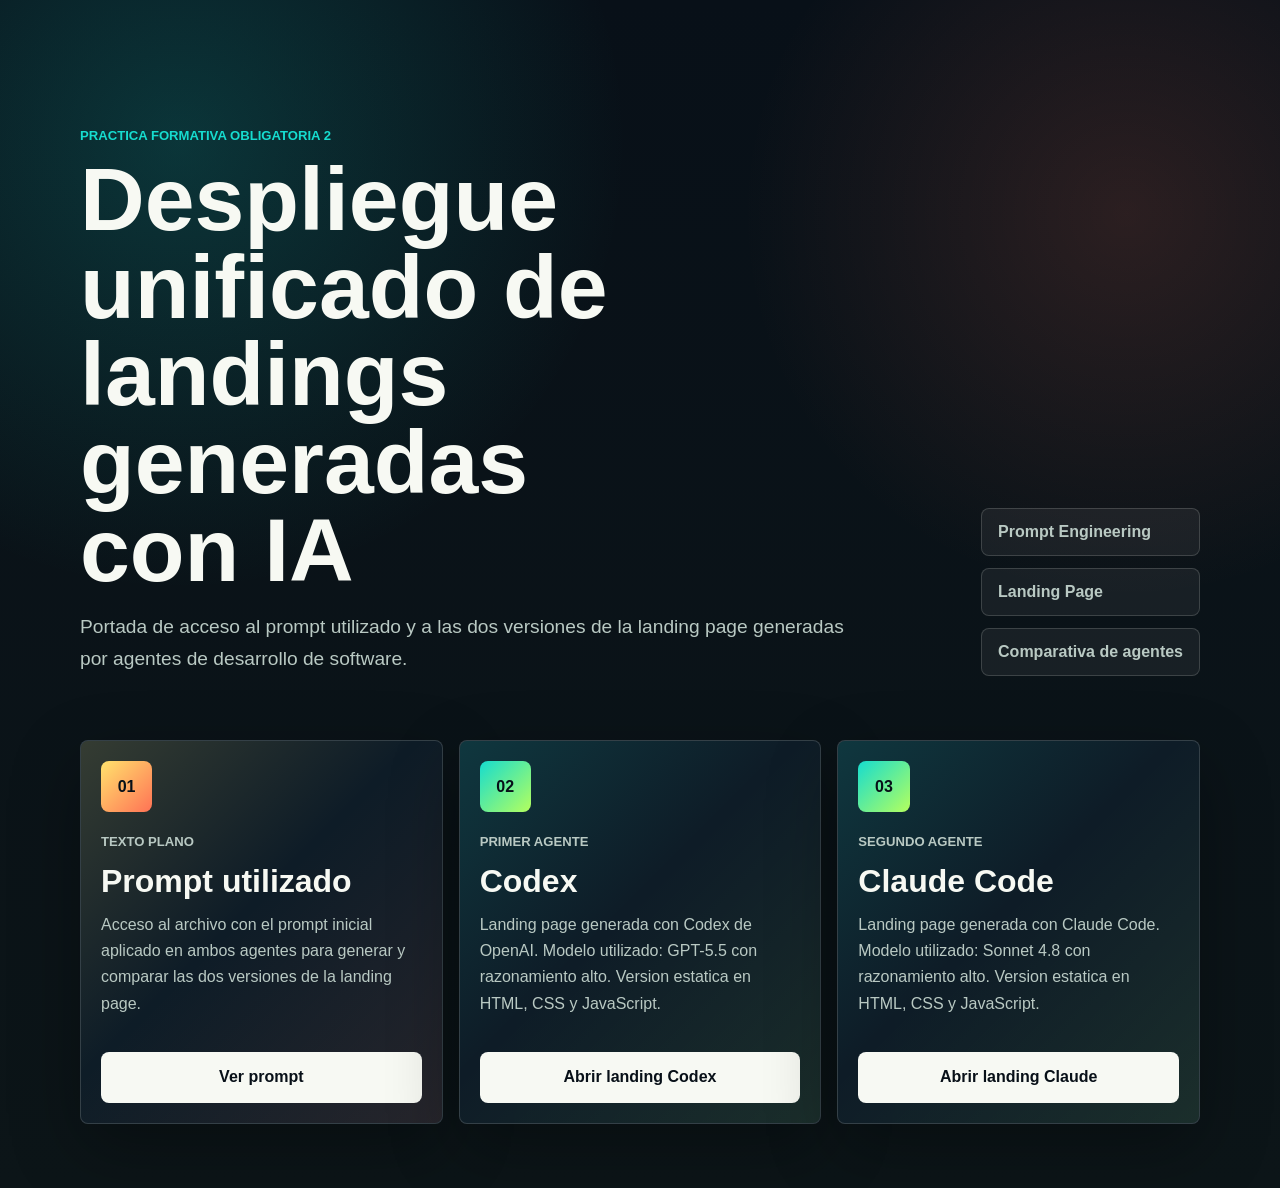
<file: index.html>
<!doctype html>
<html lang="es">
  <head>
    <meta charset="UTF-8" />
    <meta name="viewport" content="width=device-width, initial-scale=1.0" />
    <meta
      name="description"
      content="Portada de acceso al despliegue unificado de la PFO2: prompt utilizado y landings generadas con Codex y Claude Code."
    />
    <title>PFO2 | Despliegue unificado</title>
    <link rel="stylesheet" href="styles.css" />
  </head>
  <body>
    <main class="page-shell">
      <section class="hero" aria-labelledby="page-title">
        <div class="hero__content">
          <p class="eyebrow">Practica Formativa Obligatoria 2</p>
          <h1 id="page-title">Despliegue unificado de landings generadas con IA</h1>
          <p class="hero__lead">
            Portada de acceso al prompt utilizado y a las dos versiones de la landing page generadas por agentes de
            desarrollo de software.
          </p>
        </div>

        <div class="hero__meta" aria-label="Resumen del trabajo">
          <span>Prompt Engineering</span>
          <span>Landing Page</span>
          <span>Comparativa de agentes</span>
        </div>
      </section>

      <section class="access-grid" aria-label="Accesos principales">
        <article class="access-card access-card--prompt">
          <div class="access-card__marker">01</div>
          <div class="access-card__body">
            <p class="card-kicker">Texto plano</p>
            <h2>Prompt utilizado</h2>
            <p>
              Acceso al archivo con el prompt inicial aplicado en ambos agentes para generar y comparar las dos
              versiones de la landing page.
            </p>
          </div>
          <a class="button" href="prompt.txt">Ver prompt</a>
        </article>

        <article class="access-card">
          <div class="access-card__marker">02</div>
          <div class="access-card__body">
            <p class="card-kicker">Primer agente</p>
            <h2>Codex</h2>
            <p>
              Landing page generada con Codex de OpenAI. Modelo utilizado: GPT-5.5 con razonamiento alto. Version
              estatica en HTML, CSS y JavaScript.
            </p>
          </div>
          <a class="button" href="Codex/index.html">Abrir landing Codex</a>
        </article>

        <article class="access-card">
          <div class="access-card__marker">03</div>
          <div class="access-card__body">
            <p class="card-kicker">Segundo agente</p>
            <h2>Claude Code</h2>
            <p>
              Landing page generada con Claude Code. Modelo utilizado: Sonnet 4.8 con razonamiento alto. Version
              estatica en HTML, CSS y JavaScript.
            </p>
          </div>
          <a class="button" href="Claude/espacio-gamer-landing/index.html">Abrir landing Claude</a>
        </article>
      </section>
    </main>
  </body>
</html>
</file>
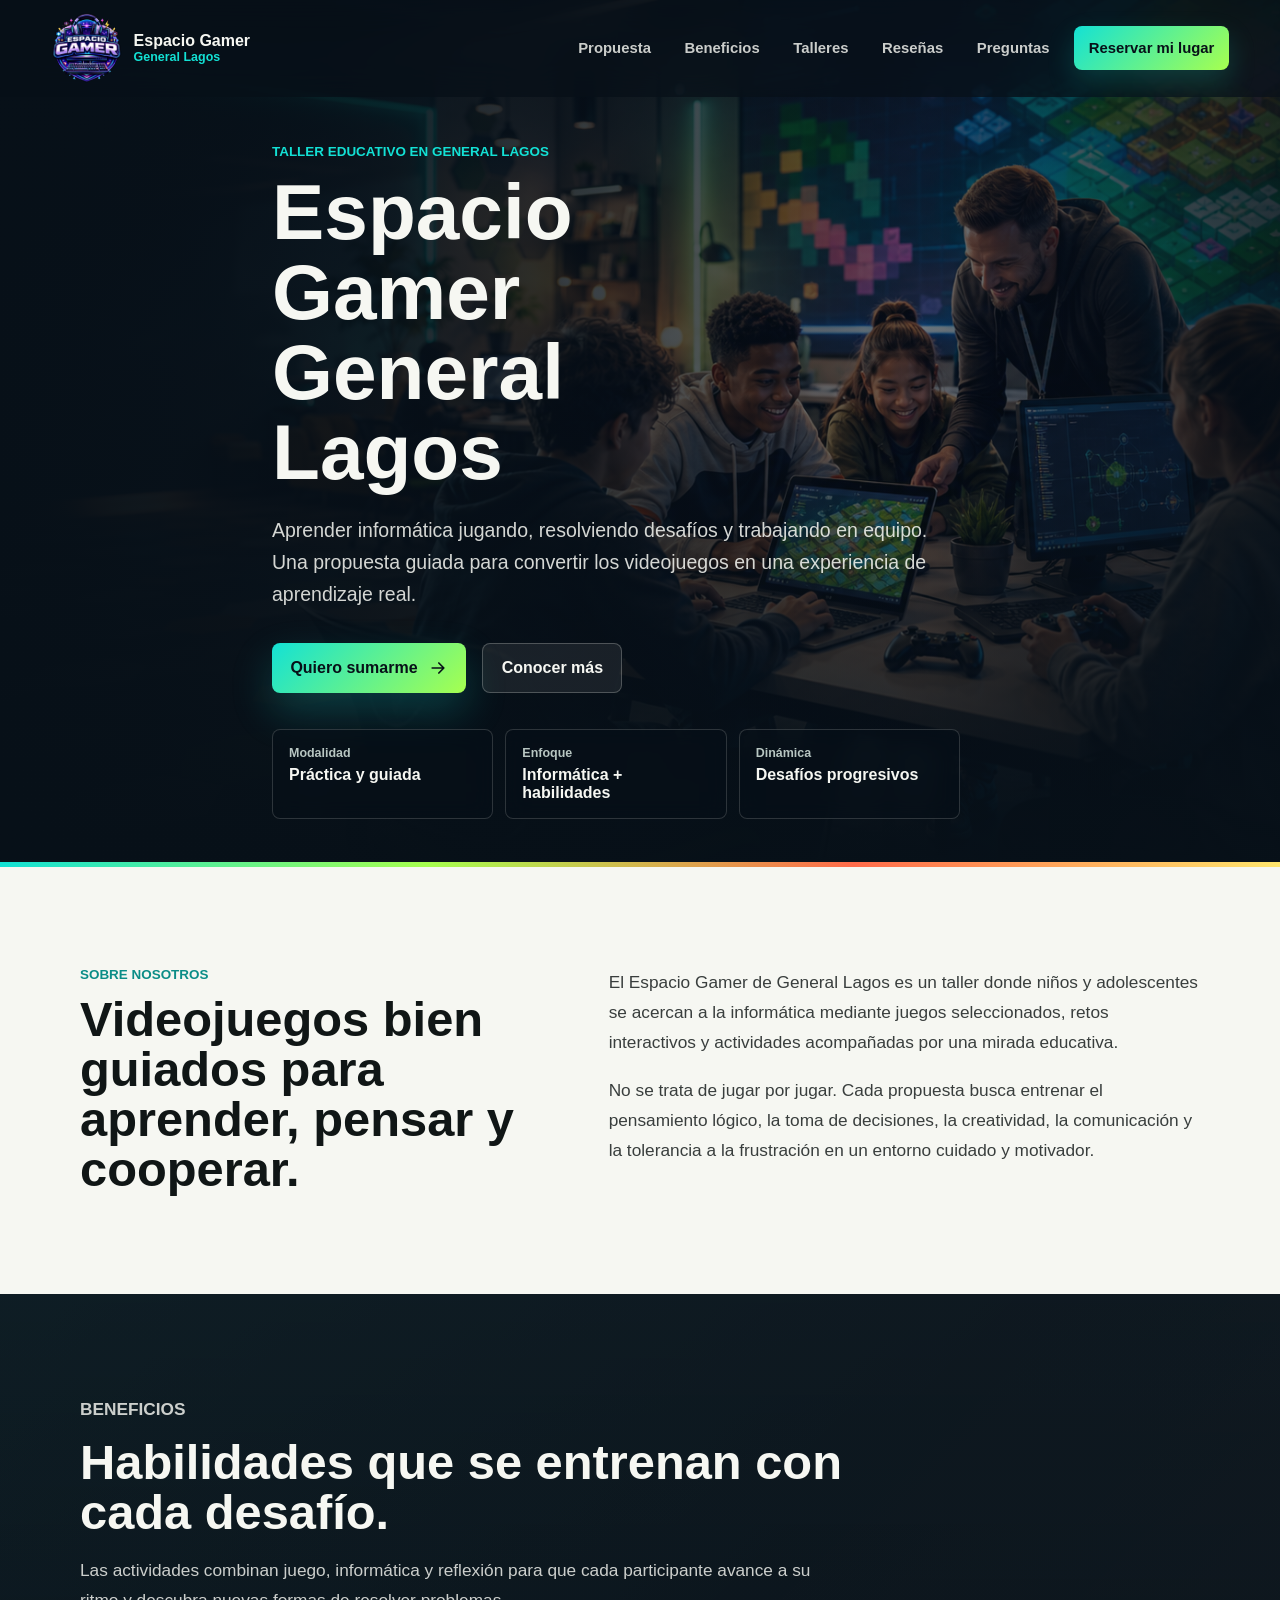
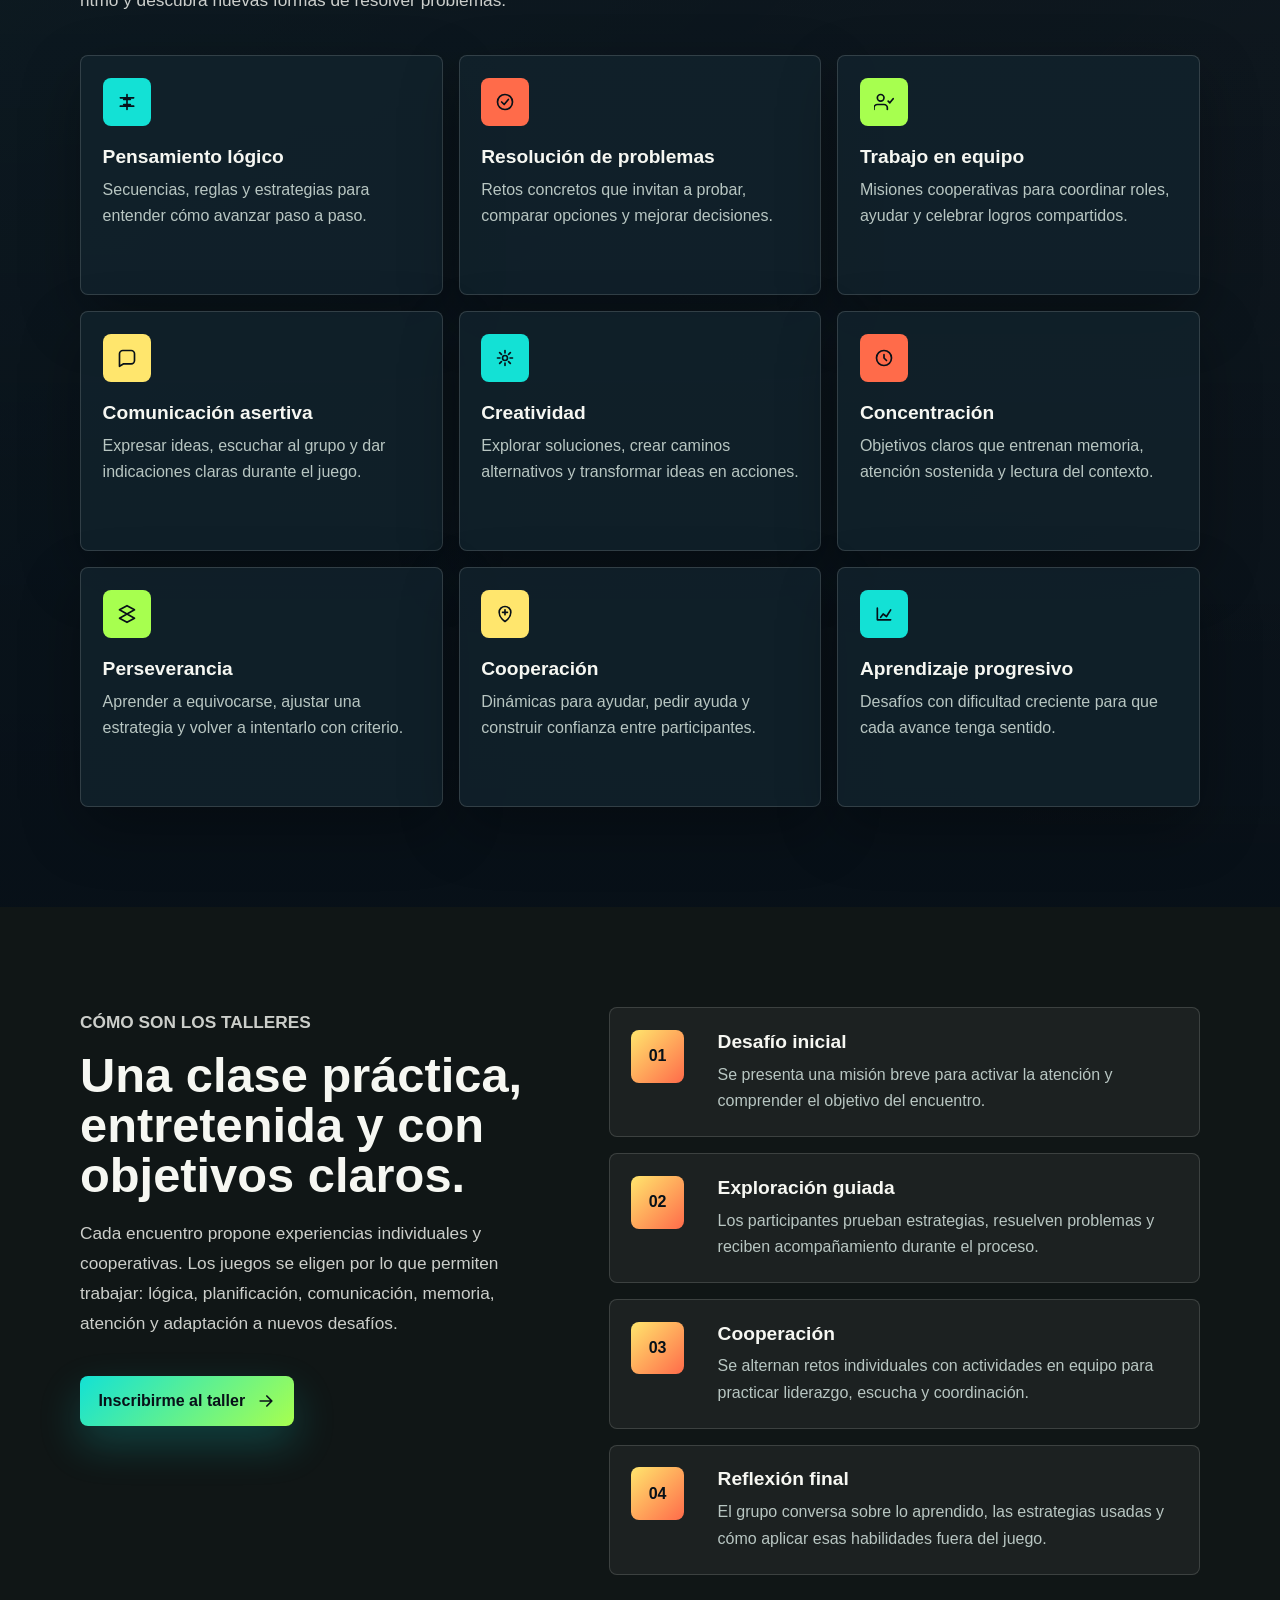
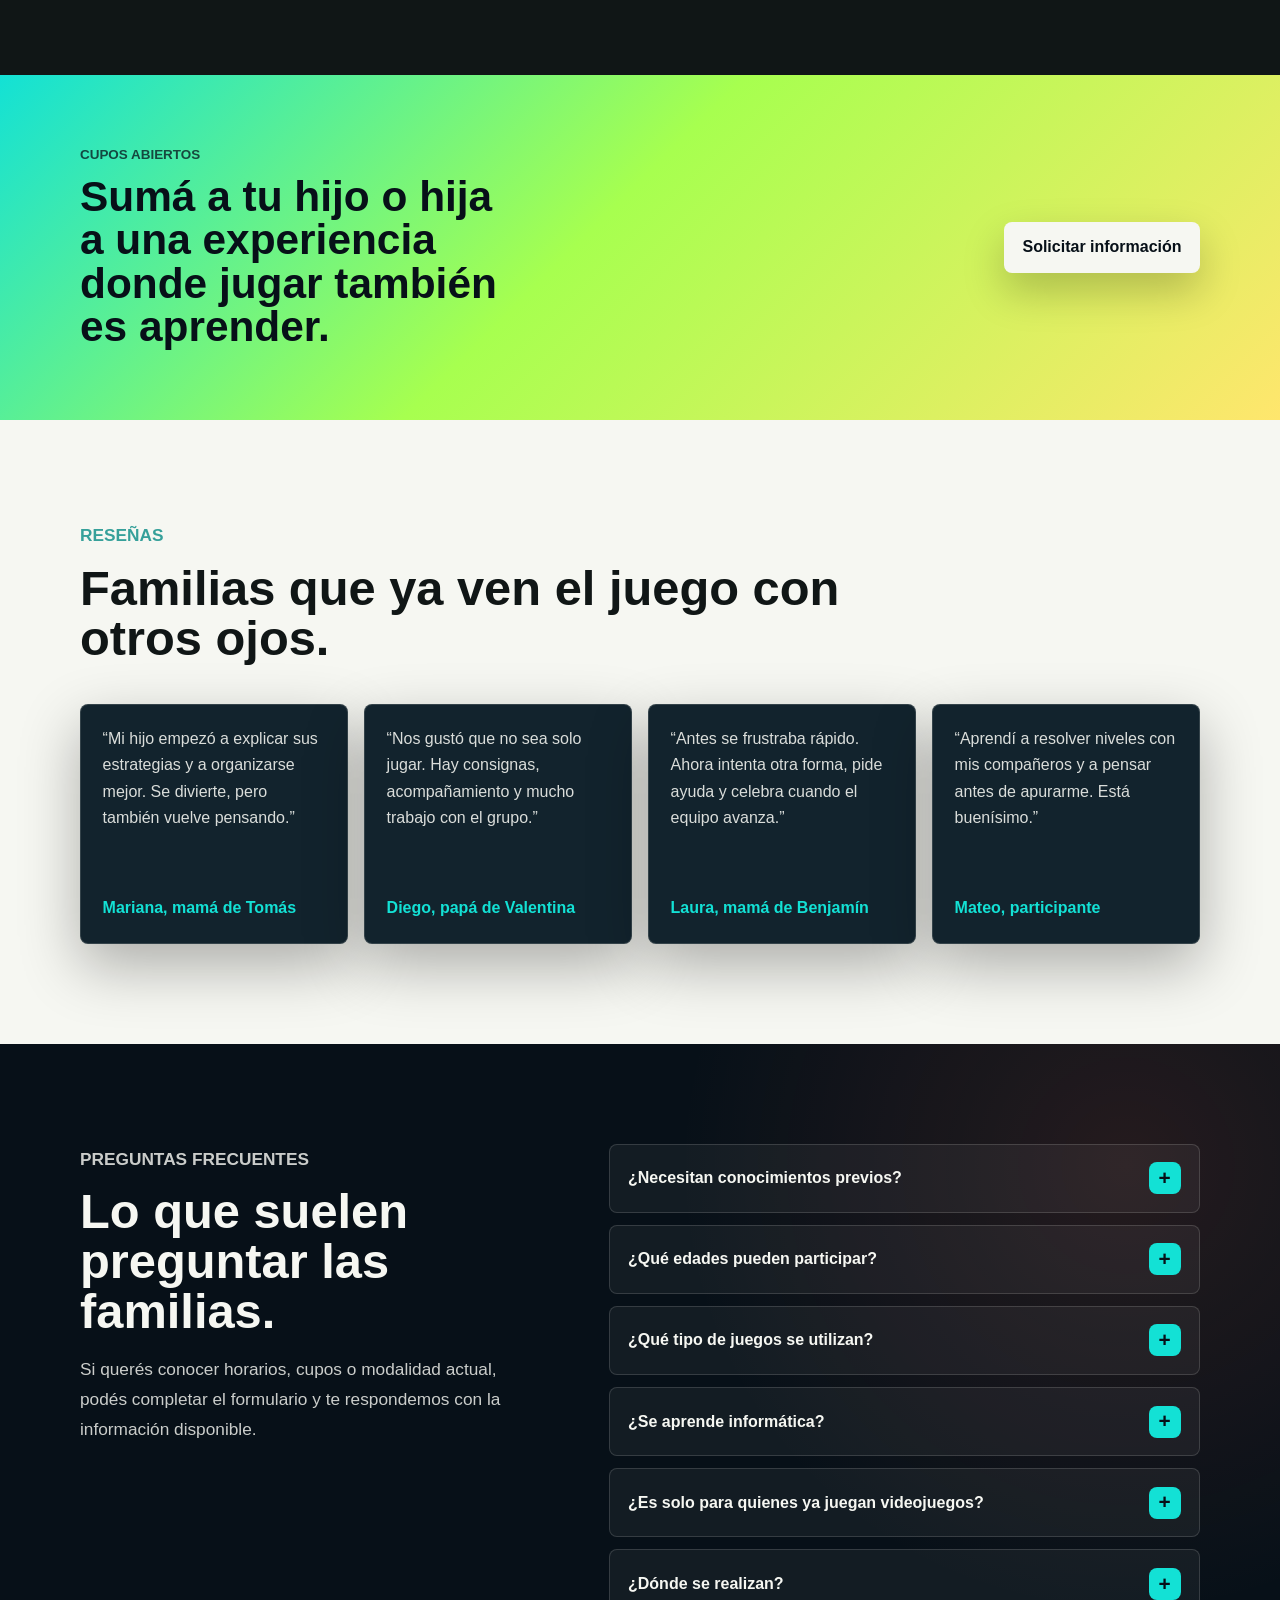
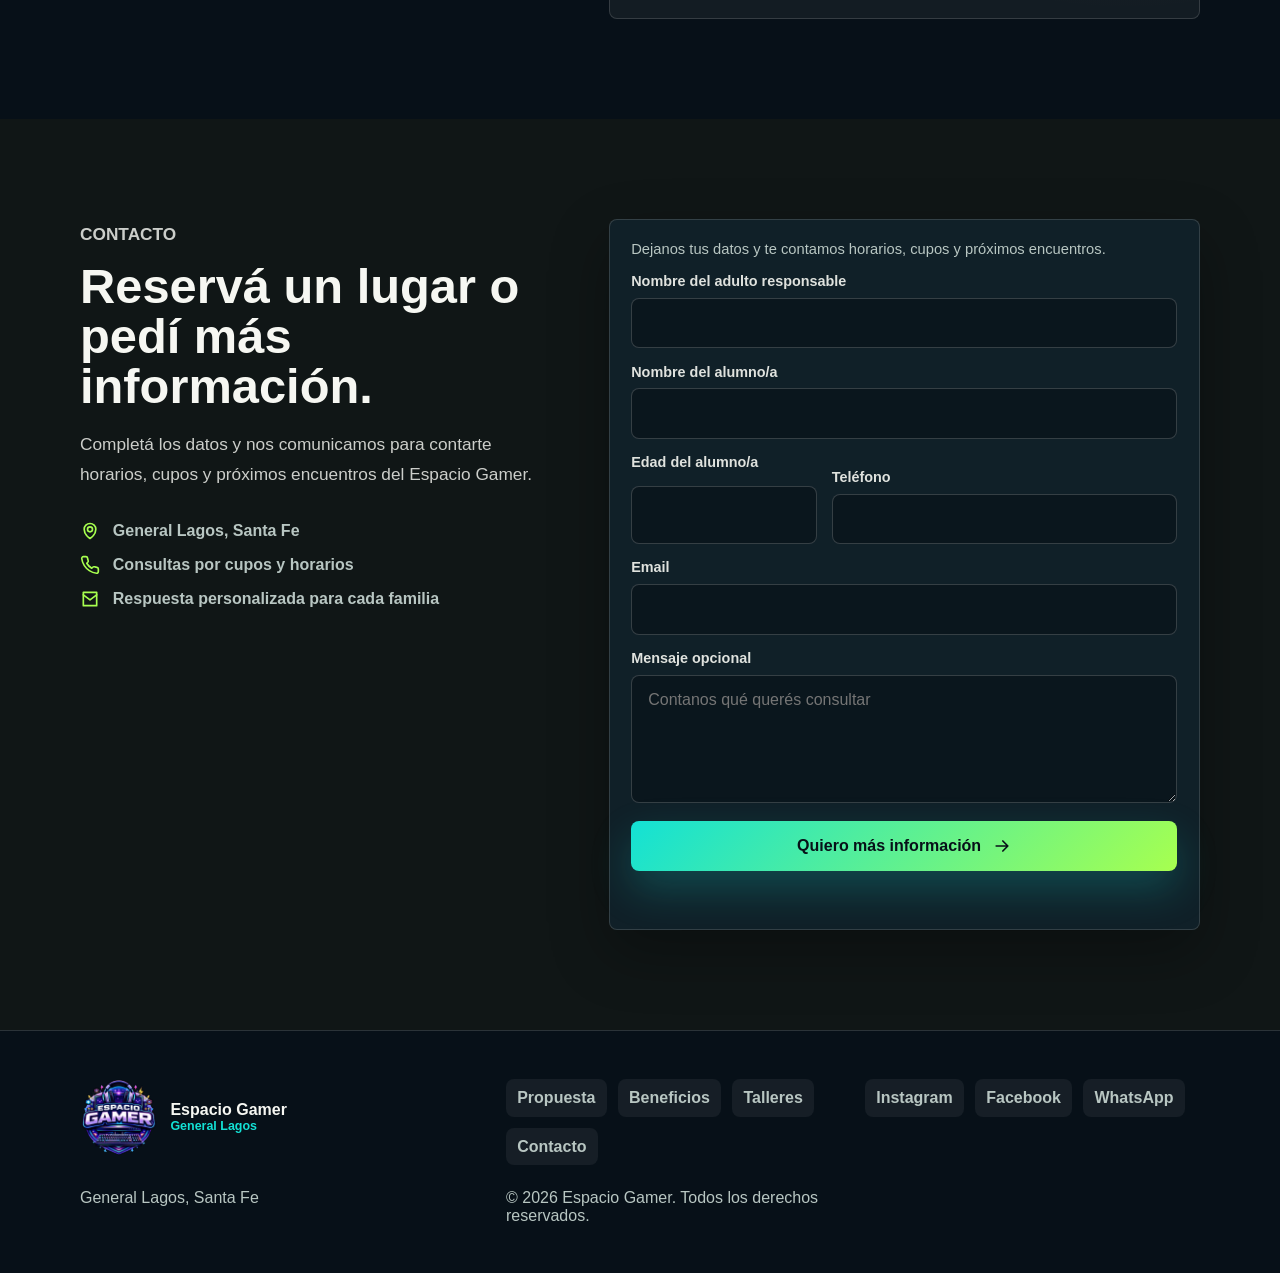
<file: Codex/index.html>
<!doctype html>
<html lang="es">
  <head>
    <meta charset="UTF-8" />
    <meta name="viewport" content="width=device-width, initial-scale=1.0" />
    <meta
      name="description"
      content="Espacio Gamer de General Lagos: talleres donde niños y adolescentes aprenden informática a través de videojuegos, desafíos interactivos y trabajo en equipo."
    />
    <title>Espacio Gamer General Lagos | Informática a través de videojuegos</title>
    <link rel="icon" href="assets/logo-espacio-gamer.svg" type="image/svg+xml" />
    <link rel="preload" href="assets/hero-espacio-gamer.png" as="image" />
    <link rel="stylesheet" href="styles.css" />
  </head>
  <body>
    <a class="skip-link" href="#contenido">Saltar al contenido</a>

    <header class="site-header" data-header>
      <a class="brand" href="#inicio" aria-label="Ir al inicio">
        <img src="assets/logo-espacio-gamer.svg" alt="Espacio Gamer General Lagos" class="brand__logo" />
        <span class="brand__wordmark" aria-hidden="true">
          <strong>Espacio Gamer</strong>
          <small>General Lagos</small>
        </span>
      </a>

      <button class="nav-toggle" type="button" aria-label="Abrir menú" aria-controls="site-nav" aria-expanded="false" data-nav-toggle>
        <span></span>
        <span></span>
        <span></span>
      </button>

      <nav class="site-nav" id="site-nav" aria-label="Navegación principal" data-nav>
        <a href="#propuesta">Propuesta</a>
        <a href="#beneficios">Beneficios</a>
        <a href="#talleres">Talleres</a>
        <a href="#resenas">Reseñas</a>
        <a href="#preguntas">Preguntas</a>
        <a href="#contacto" class="nav-cta">Reservar mi lugar</a>
      </nav>
    </header>

    <main id="contenido">
      <section class="hero section-anchor" id="inicio" aria-labelledby="hero-title">
        <img
          class="hero__image"
          src="assets/hero-espacio-gamer.png"
          alt="Estudiantes colaborando con computadoras y videojuegos educativos en un espacio tecnológico"
        />
        <div class="hero__overlay"></div>
        <div class="hero__content">
          <p class="eyebrow">Taller educativo en General Lagos</p>
          <h1 id="hero-title">Espacio Gamer General Lagos</h1>
          <p class="hero__lead">
            Aprender informática jugando, resolviendo desafíos y trabajando en equipo. Una propuesta guiada para convertir
            los videojuegos en una experiencia de aprendizaje real.
          </p>
          <div class="hero__actions" aria-label="Acciones principales">
            <a class="button button--primary" href="#contacto">
              Quiero sumarme
              <svg aria-hidden="true" viewBox="0 0 24 24">
                <path d="M5 12h14m-6-6 6 6-6 6" />
              </svg>
            </a>
            <a class="button button--secondary" href="#propuesta">Conocer más</a>
          </div>
          <dl class="hero__facts" aria-label="Datos destacados del taller">
            <div>
              <dt>Modalidad</dt>
              <dd>Práctica y guiada</dd>
            </div>
            <div>
              <dt>Enfoque</dt>
              <dd>Informática + habilidades</dd>
            </div>
            <div>
              <dt>Dinámica</dt>
              <dd>Desafíos progresivos</dd>
            </div>
          </dl>
        </div>
      </section>

      <section class="intro section-anchor" id="propuesta" aria-labelledby="propuesta-title">
        <div class="section-shell intro__grid">
          <div>
            <p class="section-kicker">Sobre nosotros</p>
            <h2 id="propuesta-title">Videojuegos bien guiados para aprender, pensar y cooperar.</h2>
          </div>
          <div class="intro__copy">
            <p>
              El Espacio Gamer de General Lagos es un taller donde niños y adolescentes se acercan a la informática
              mediante juegos seleccionados, retos interactivos y actividades acompañadas por una mirada educativa.
            </p>
            <p>
              No se trata de jugar por jugar. Cada propuesta busca entrenar el pensamiento lógico, la toma de decisiones,
              la creatividad, la comunicación y la tolerancia a la frustración en un entorno cuidado y motivador.
            </p>
          </div>
        </div>
      </section>

      <section class="benefits section-anchor" id="beneficios" aria-labelledby="beneficios-title">
        <div class="section-shell">
          <div class="section-heading">
            <p class="section-kicker">Beneficios</p>
            <h2 id="beneficios-title">Habilidades que se entrenan con cada desafío.</h2>
            <p>
              Las actividades combinan juego, informática y reflexión para que cada participante avance a su ritmo y
              descubra nuevas formas de resolver problemas.
            </p>
          </div>

          <div class="benefit-grid">
            <article class="benefit-card">
              <span class="icon-badge">
                <svg aria-hidden="true" viewBox="0 0 24 24"><path d="M8 9h8M8 15h8M12 3v18M4 7h16M4 17h16" /></svg>
              </span>
              <h3>Pensamiento lógico</h3>
              <p>Secuencias, reglas y estrategias para entender cómo avanzar paso a paso.</p>
            </article>
            <article class="benefit-card">
              <span class="icon-badge icon-badge--coral">
                <svg aria-hidden="true" viewBox="0 0 24 24"><path d="m8 12 3 3 5-6M21 12a9 9 0 1 1-18 0 9 9 0 0 1 18 0Z" /></svg>
              </span>
              <h3>Resolución de problemas</h3>
              <p>Retos concretos que invitan a probar, comparar opciones y mejorar decisiones.</p>
            </article>
            <article class="benefit-card">
              <span class="icon-badge icon-badge--lime">
                <svg aria-hidden="true" viewBox="0 0 24 24"><path d="M8 11a4 4 0 1 0 0-8 4 4 0 0 0 0 8Zm8 10v-2a4 4 0 0 0-4-4H4a4 4 0 0 0-4 4v2M17 11l2 2 4-5" /></svg>
              </span>
              <h3>Trabajo en equipo</h3>
              <p>Misiones cooperativas para coordinar roles, ayudar y celebrar logros compartidos.</p>
            </article>
            <article class="benefit-card">
              <span class="icon-badge icon-badge--yellow">
                <svg aria-hidden="true" viewBox="0 0 24 24"><path d="M21 15a4 4 0 0 1-4 4H8l-5 3V7a4 4 0 0 1 4-4h10a4 4 0 0 1 4 4v8Z" /></svg>
              </span>
              <h3>Comunicación asertiva</h3>
              <p>Expresar ideas, escuchar al grupo y dar indicaciones claras durante el juego.</p>
            </article>
            <article class="benefit-card">
              <span class="icon-badge">
                <svg aria-hidden="true" viewBox="0 0 24 24"><path d="M12 3v3M5.6 5.6l2.1 2.1M3 12h3m-.4 6.4 2.1-2.1M12 18v3m6.4-2.6-2.1-2.1M18 12h3m-2.6-6.4-2.1 2.1M9 12a3 3 0 1 0 6 0 3 3 0 0 0-6 0Z" /></svg>
              </span>
              <h3>Creatividad</h3>
              <p>Explorar soluciones, crear caminos alternativos y transformar ideas en acciones.</p>
            </article>
            <article class="benefit-card">
              <span class="icon-badge icon-badge--coral">
                <svg aria-hidden="true" viewBox="0 0 24 24"><path d="M12 8v4l3 3M21 12a9 9 0 1 1-18 0 9 9 0 0 1 18 0Z" /></svg>
              </span>
              <h3>Concentración</h3>
              <p>Objetivos claros que entrenan memoria, atención sostenida y lectura del contexto.</p>
            </article>
            <article class="benefit-card">
              <span class="icon-badge icon-badge--lime">
                <svg aria-hidden="true" viewBox="0 0 24 24"><path d="M12 2 3 7l9 5 9-5-9-5Zm0 10-9 5 9 5 9-5-9-5Z" /></svg>
              </span>
              <h3>Perseverancia</h3>
              <p>Aprender a equivocarse, ajustar una estrategia y volver a intentarlo con criterio.</p>
            </article>
            <article class="benefit-card">
              <span class="icon-badge icon-badge--yellow">
                <svg aria-hidden="true" viewBox="0 0 24 24"><path d="M12 21s-7-4.4-7-11a7 7 0 0 1 14 0c0 6.6-7 11-7 11Z" /><path d="M9 10h6M12 7v6" /></svg>
              </span>
              <h3>Cooperación</h3>
              <p>Dinámicas para ayudar, pedir ayuda y construir confianza entre participantes.</p>
            </article>
            <article class="benefit-card">
              <span class="icon-badge">
                <svg aria-hidden="true" viewBox="0 0 24 24"><path d="M4 19V5m0 14h16M8 16l3-4 4 3 5-8" /></svg>
              </span>
              <h3>Aprendizaje progresivo</h3>
              <p>Desafíos con dificultad creciente para que cada avance tenga sentido.</p>
            </article>
          </div>
        </div>
      </section>

      <section class="workshops section-anchor" id="talleres" aria-labelledby="talleres-title">
        <div class="section-shell workshops__grid">
          <div class="workshops__intro">
            <p class="section-kicker">Cómo son los talleres</p>
            <h2 id="talleres-title">Una clase práctica, entretenida y con objetivos claros.</h2>
            <p>
              Cada encuentro propone experiencias individuales y cooperativas. Los juegos se eligen por lo que permiten
              trabajar: lógica, planificación, comunicación, memoria, atención y adaptación a nuevos desafíos.
            </p>
            <a class="button button--primary" href="#contacto">
              Inscribirme al taller
              <svg aria-hidden="true" viewBox="0 0 24 24">
                <path d="M5 12h14m-6-6 6 6-6 6" />
              </svg>
            </a>
          </div>

          <ol class="timeline" aria-label="Dinámica de una clase">
            <li>
              <span>01</span>
              <div>
                <h3>Desafío inicial</h3>
                <p>Se presenta una misión breve para activar la atención y comprender el objetivo del encuentro.</p>
              </div>
            </li>
            <li>
              <span>02</span>
              <div>
                <h3>Exploración guiada</h3>
                <p>Los participantes prueban estrategias, resuelven problemas y reciben acompañamiento durante el proceso.</p>
              </div>
            </li>
            <li>
              <span>03</span>
              <div>
                <h3>Cooperación</h3>
                <p>Se alternan retos individuales con actividades en equipo para practicar liderazgo, escucha y coordinación.</p>
              </div>
            </li>
            <li>
              <span>04</span>
              <div>
                <h3>Reflexión final</h3>
                <p>El grupo conversa sobre lo aprendido, las estrategias usadas y cómo aplicar esas habilidades fuera del juego.</p>
              </div>
            </li>
          </ol>
        </div>
      </section>

      <section class="cta-band" aria-labelledby="cta-title">
        <div class="section-shell cta-band__content">
          <div>
            <p class="section-kicker">Cupos abiertos</p>
            <h2 id="cta-title">Sumá a tu hijo o hija a una experiencia donde jugar también es aprender.</h2>
          </div>
          <a class="button button--light" href="#contacto">Solicitar información</a>
        </div>
      </section>

      <section class="reviews section-anchor" id="resenas" aria-labelledby="resenas-title">
        <div class="section-shell">
          <div class="section-heading">
            <p class="section-kicker">Reseñas</p>
            <h2 id="resenas-title">Familias que ya ven el juego con otros ojos.</h2>
          </div>

          <div class="review-grid">
            <article class="review-card">
              <p>“Mi hijo empezó a explicar sus estrategias y a organizarse mejor. Se divierte, pero también vuelve pensando.”</p>
              <footer>Mariana, mamá de Tomás</footer>
            </article>
            <article class="review-card">
              <p>“Nos gustó que no sea solo jugar. Hay consignas, acompañamiento y mucho trabajo con el grupo.”</p>
              <footer>Diego, papá de Valentina</footer>
            </article>
            <article class="review-card">
              <p>“Antes se frustraba rápido. Ahora intenta otra forma, pide ayuda y celebra cuando el equipo avanza.”</p>
              <footer>Laura, mamá de Benjamín</footer>
            </article>
            <article class="review-card">
              <p>“Aprendí a resolver niveles con mis compañeros y a pensar antes de apurarme. Está buenísimo.”</p>
              <footer>Mateo, participante</footer>
            </article>
          </div>
        </div>
      </section>

      <section class="faq section-anchor" id="preguntas" aria-labelledby="preguntas-title">
        <div class="section-shell faq__grid">
          <div>
            <p class="section-kicker">Preguntas frecuentes</p>
            <h2 id="preguntas-title">Lo que suelen preguntar las familias.</h2>
            <p>
              Si querés conocer horarios, cupos o modalidad actual, podés completar el formulario y te respondemos con la
              información disponible.
            </p>
          </div>

          <div class="faq-list">
            <details>
              <summary>¿Necesitan conocimientos previos?</summary>
              <p>No. Las actividades están pensadas para que cada participante pueda empezar desde su experiencia actual.</p>
            </details>
            <details>
              <summary>¿Qué edades pueden participar?</summary>
              <p>La propuesta está orientada a niños y adolescentes. Los grupos pueden organizarse según edad y nivel.</p>
            </details>
            <details>
              <summary>¿Qué tipo de juegos se utilizan?</summary>
              <p>Juegos seleccionados por su potencial educativo: lógica, cooperación, creatividad, estrategia y resolución de problemas.</p>
            </details>
            <details>
              <summary>¿Se aprende informática?</summary>
              <p>Sí. La informática aparece de forma práctica mediante uso de dispositivos, pensamiento computacional, lógica y exploración guiada.</p>
            </details>
            <details>
              <summary>¿Es solo para quienes ya juegan videojuegos?</summary>
              <p>No. También es para quienes tienen curiosidad por la tecnología y quieren aprender en un entorno acompañado.</p>
            </details>
            <details>
              <summary>¿Dónde se realizan?</summary>
              <p>En General Lagos, Santa Fe. Consultá por horarios, ubicación específica y cupos disponibles.</p>
            </details>
          </div>
        </div>
      </section>

      <section class="contact section-anchor" id="contacto" aria-labelledby="contacto-title">
        <div class="section-shell contact__grid">
          <div class="contact__intro">
            <p class="section-kicker">Contacto</p>
            <h2 id="contacto-title">Reservá un lugar o pedí más información.</h2>
            <p>
              Completá los datos y nos comunicamos para contarte horarios, cupos y próximos encuentros del Espacio Gamer.
            </p>
            <ul class="contact-list" aria-label="Datos de referencia">
              <li>
                <svg aria-hidden="true" viewBox="0 0 24 24"><path d="M12 21s-7-4.4-7-11a7 7 0 0 1 14 0c0 6.6-7 11-7 11Z" /><path d="M9 10a3 3 0 1 0 6 0 3 3 0 0 0-6 0Z" /></svg>
                General Lagos, Santa Fe
              </li>
              <li>
                <svg aria-hidden="true" viewBox="0 0 24 24"><path d="M22 16.9v3a2 2 0 0 1-2.2 2 19.8 19.8 0 0 1-8.6-3.1 19.5 19.5 0 0 1-6-6A19.8 19.8 0 0 1 2.1 4.2 2 2 0 0 1 4.1 2h3a2 2 0 0 1 2 1.7c.1 1 .4 2 .7 2.9a2 2 0 0 1-.5 2.1L8.1 9.9a16 16 0 0 0 6 6l1.2-1.2a2 2 0 0 1 2.1-.5c.9.3 1.9.6 2.9.7a2 2 0 0 1 1.7 2Z" /></svg>
                Consultas por cupos y horarios
              </li>
              <li>
                <svg aria-hidden="true" viewBox="0 0 24 24"><path d="M4 4h16v16H4z" /><path d="m4 7 8 6 8-6" /></svg>
                Respuesta personalizada para cada familia
              </li>
            </ul>
          </div>

          <form class="contact-form" aria-describedby="form-help" data-contact-form>
            <p id="form-help" class="form-help">Dejanos tus datos y te contamos horarios, cupos y próximos encuentros.</p>
            <div class="field">
              <label for="adult-name">Nombre del adulto responsable</label>
              <input id="adult-name" name="adultName" type="text" autocomplete="name" required />
            </div>
            <div class="field">
              <label for="student-name">Nombre del alumno/a</label>
              <input id="student-name" name="studentName" type="text" required />
            </div>
            <div class="field-group">
              <div class="field">
                <label for="student-age">Edad del alumno/a</label>
                <input id="student-age" name="studentAge" type="number" min="6" max="18" inputmode="numeric" required />
              </div>
              <div class="field">
                <label for="phone">Teléfono</label>
                <input id="phone" name="phone" type="tel" autocomplete="tel" required />
              </div>
            </div>
            <div class="field">
              <label for="email">Email</label>
              <input id="email" name="email" type="email" autocomplete="email" required />
            </div>
            <div class="field">
              <label for="message">Mensaje opcional</label>
              <textarea id="message" name="message" rows="4" placeholder="Contanos qué querés consultar"></textarea>
            </div>
            <button class="button button--primary form-button" type="submit">
              Quiero más información
              <svg aria-hidden="true" viewBox="0 0 24 24">
                <path d="M5 12h14m-6-6 6 6-6 6" />
              </svg>
            </button>
            <p class="form-status" role="status" aria-live="polite" data-form-status></p>
          </form>
        </div>
      </section>
    </main>

    <footer class="site-footer">
      <div class="section-shell footer__grid">
        <a class="footer-brand" href="#inicio" aria-label="Volver al inicio">
          <img src="assets/logo-espacio-gamer.svg" alt="Espacio Gamer General Lagos" />
          <span aria-hidden="true">
            <strong>Espacio Gamer</strong>
            <small>General Lagos</small>
          </span>
        </a>
        <nav class="footer-nav" aria-label="Navegación del pie">
          <a href="#propuesta">Propuesta</a>
          <a href="#beneficios">Beneficios</a>
          <a href="#talleres">Talleres</a>
          <a href="#contacto">Contacto</a>
        </nav>
        <div class="footer-social" aria-label="Redes sociales">
          <a href="https://www.instagram.com/espaciogamergl" target="_blank" rel="noreferrer" aria-label="Instagram del Espacio Gamer">Instagram</a>
          <a href="https://www.facebook.com/espaciogamergl" target="_blank" rel="noreferrer" aria-label="Facebook del Espacio Gamer">Facebook</a>
          <a href="https://wa.me/5490000000000" target="_blank" rel="noreferrer" aria-label="WhatsApp del Espacio Gamer">WhatsApp</a>
        </div>
        <p>General Lagos, Santa Fe</p>
        <p>© 2026 Espacio Gamer. Todos los derechos reservados.</p>
      </div>
    </footer>

    <script src="script.js"></script>
  </body>
</html>
</file>
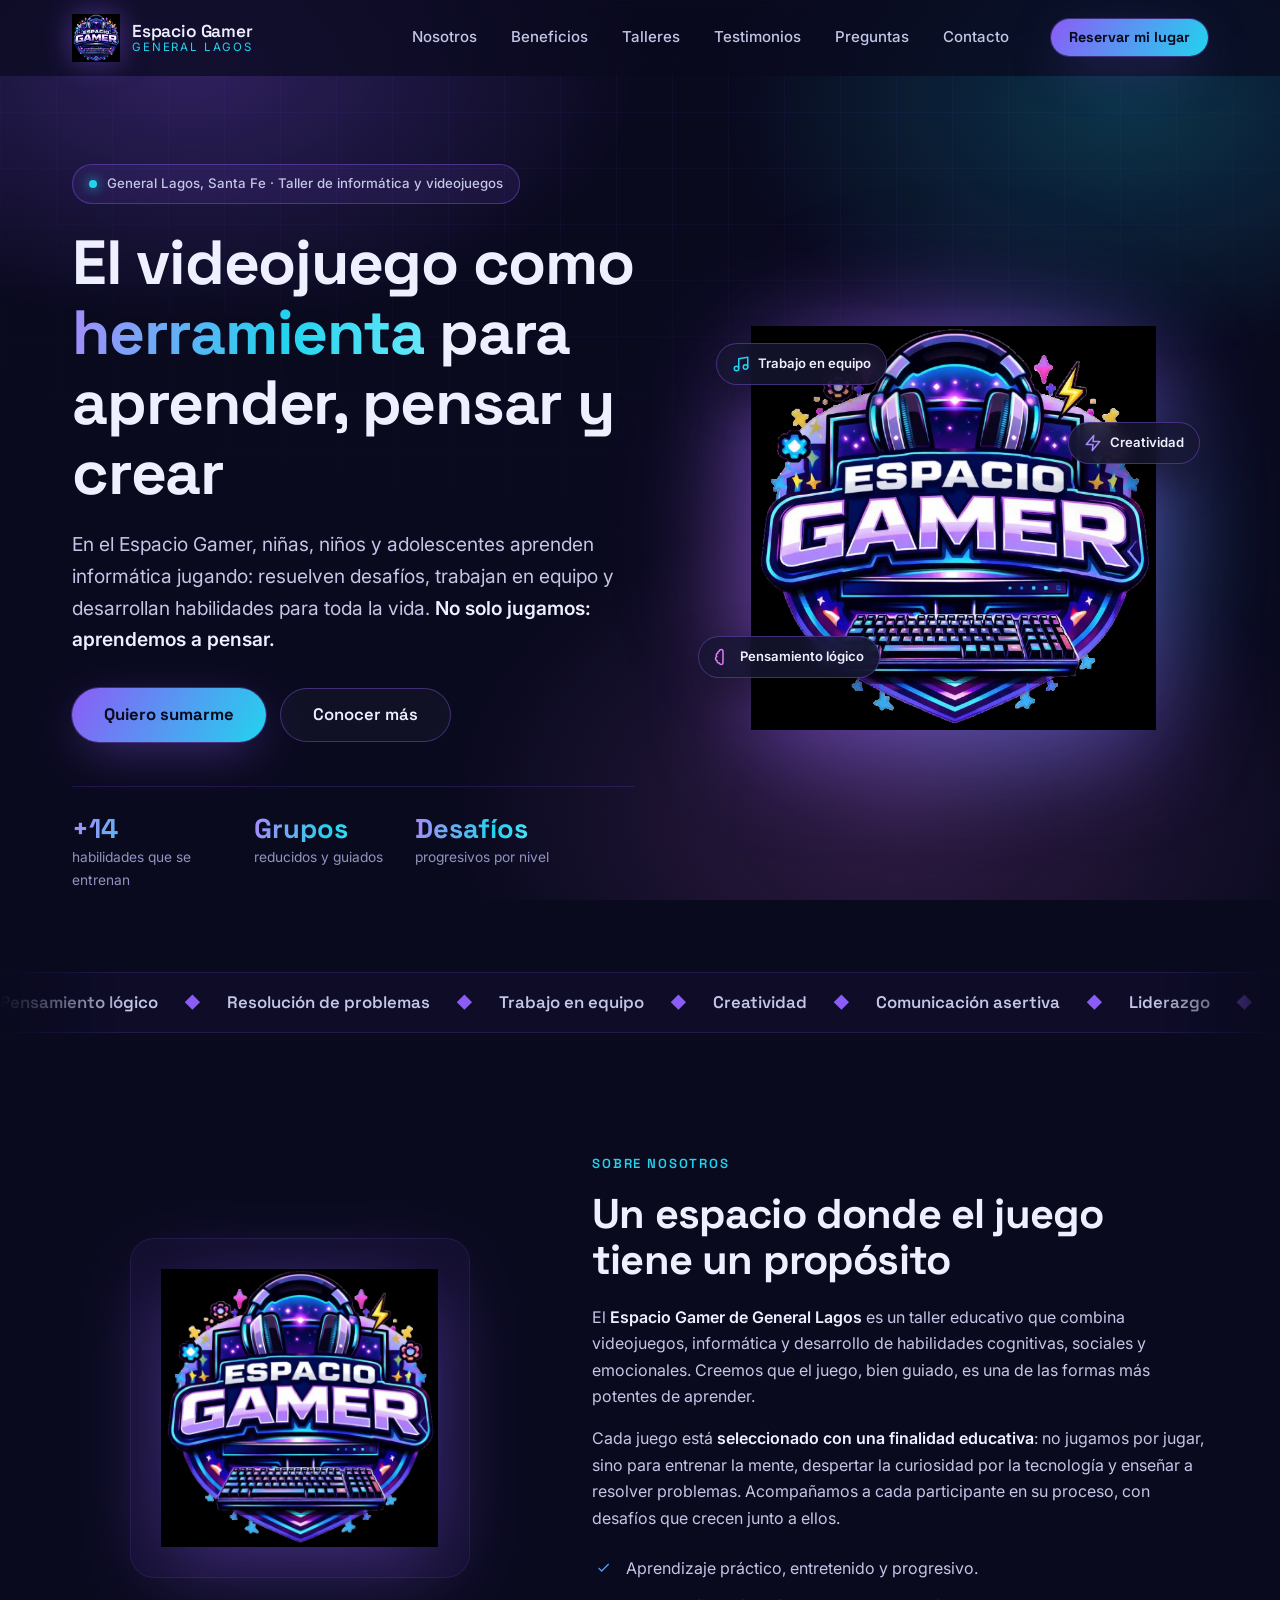
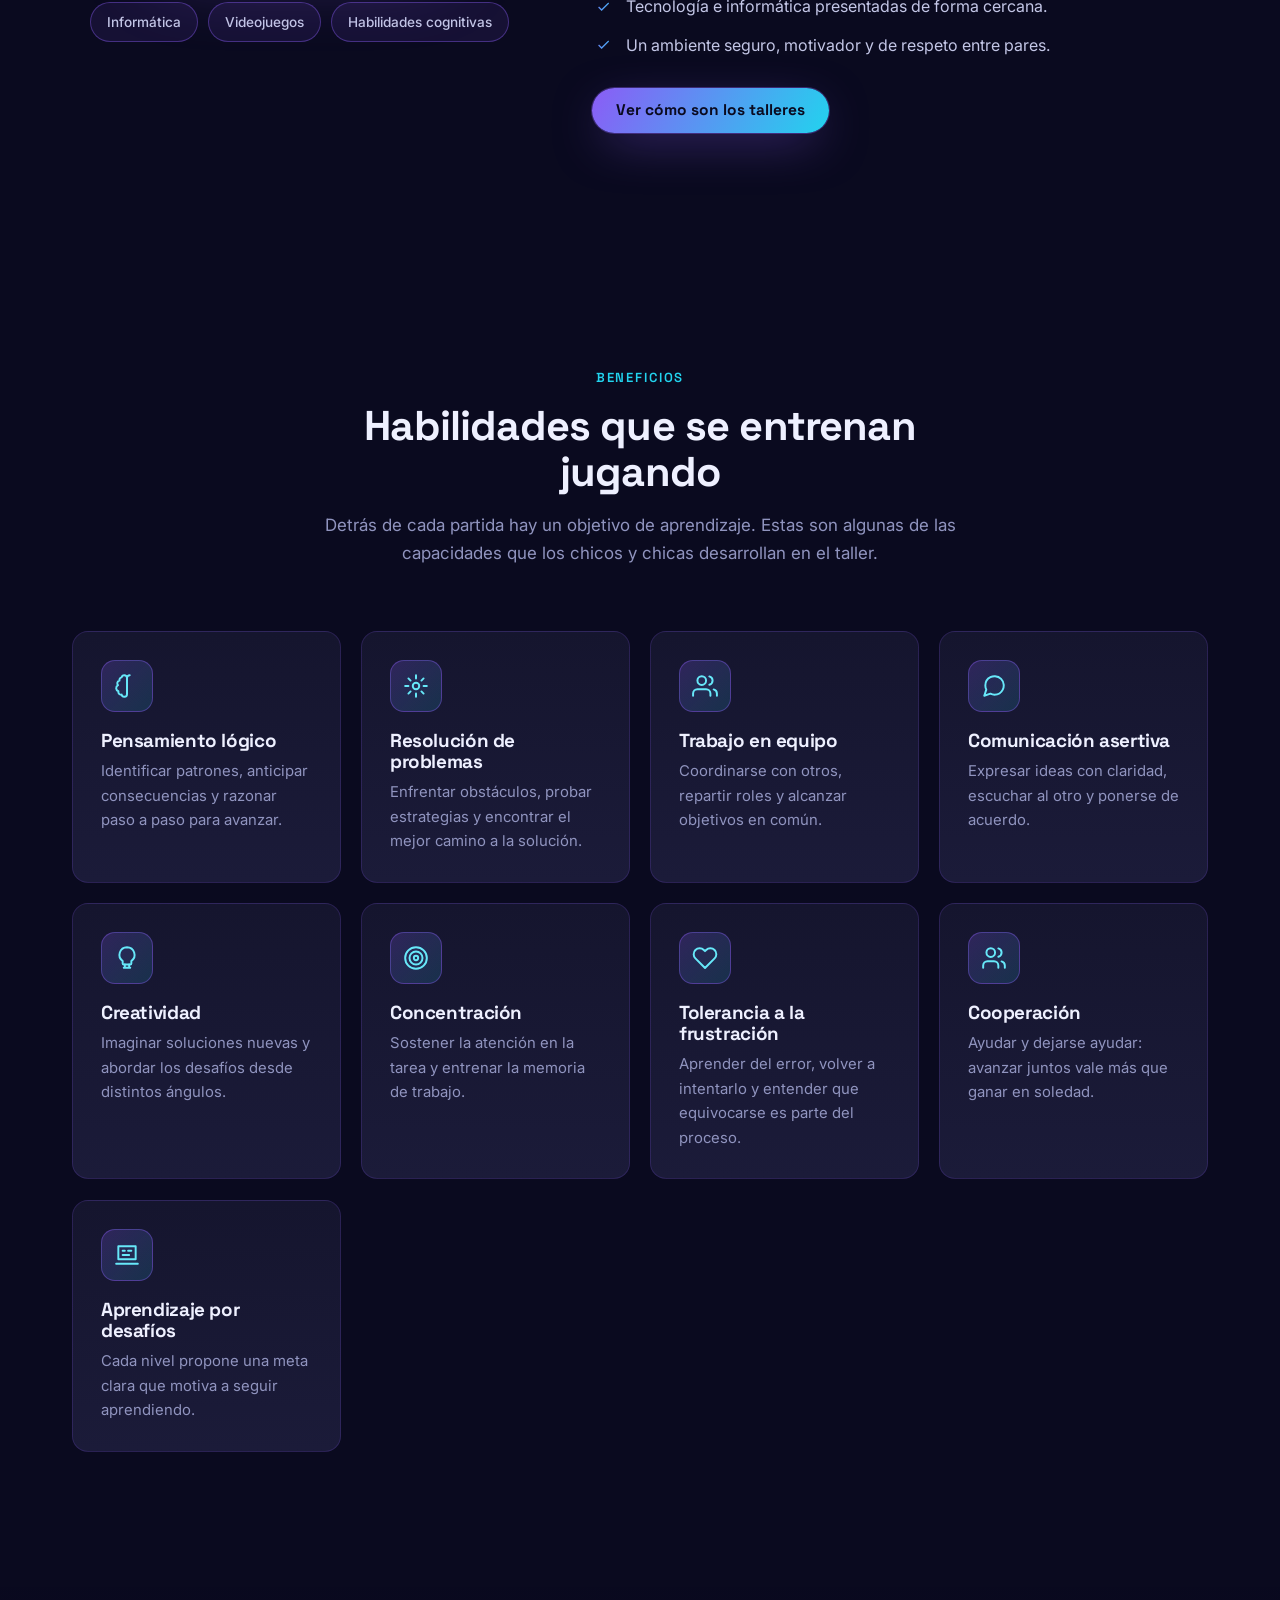
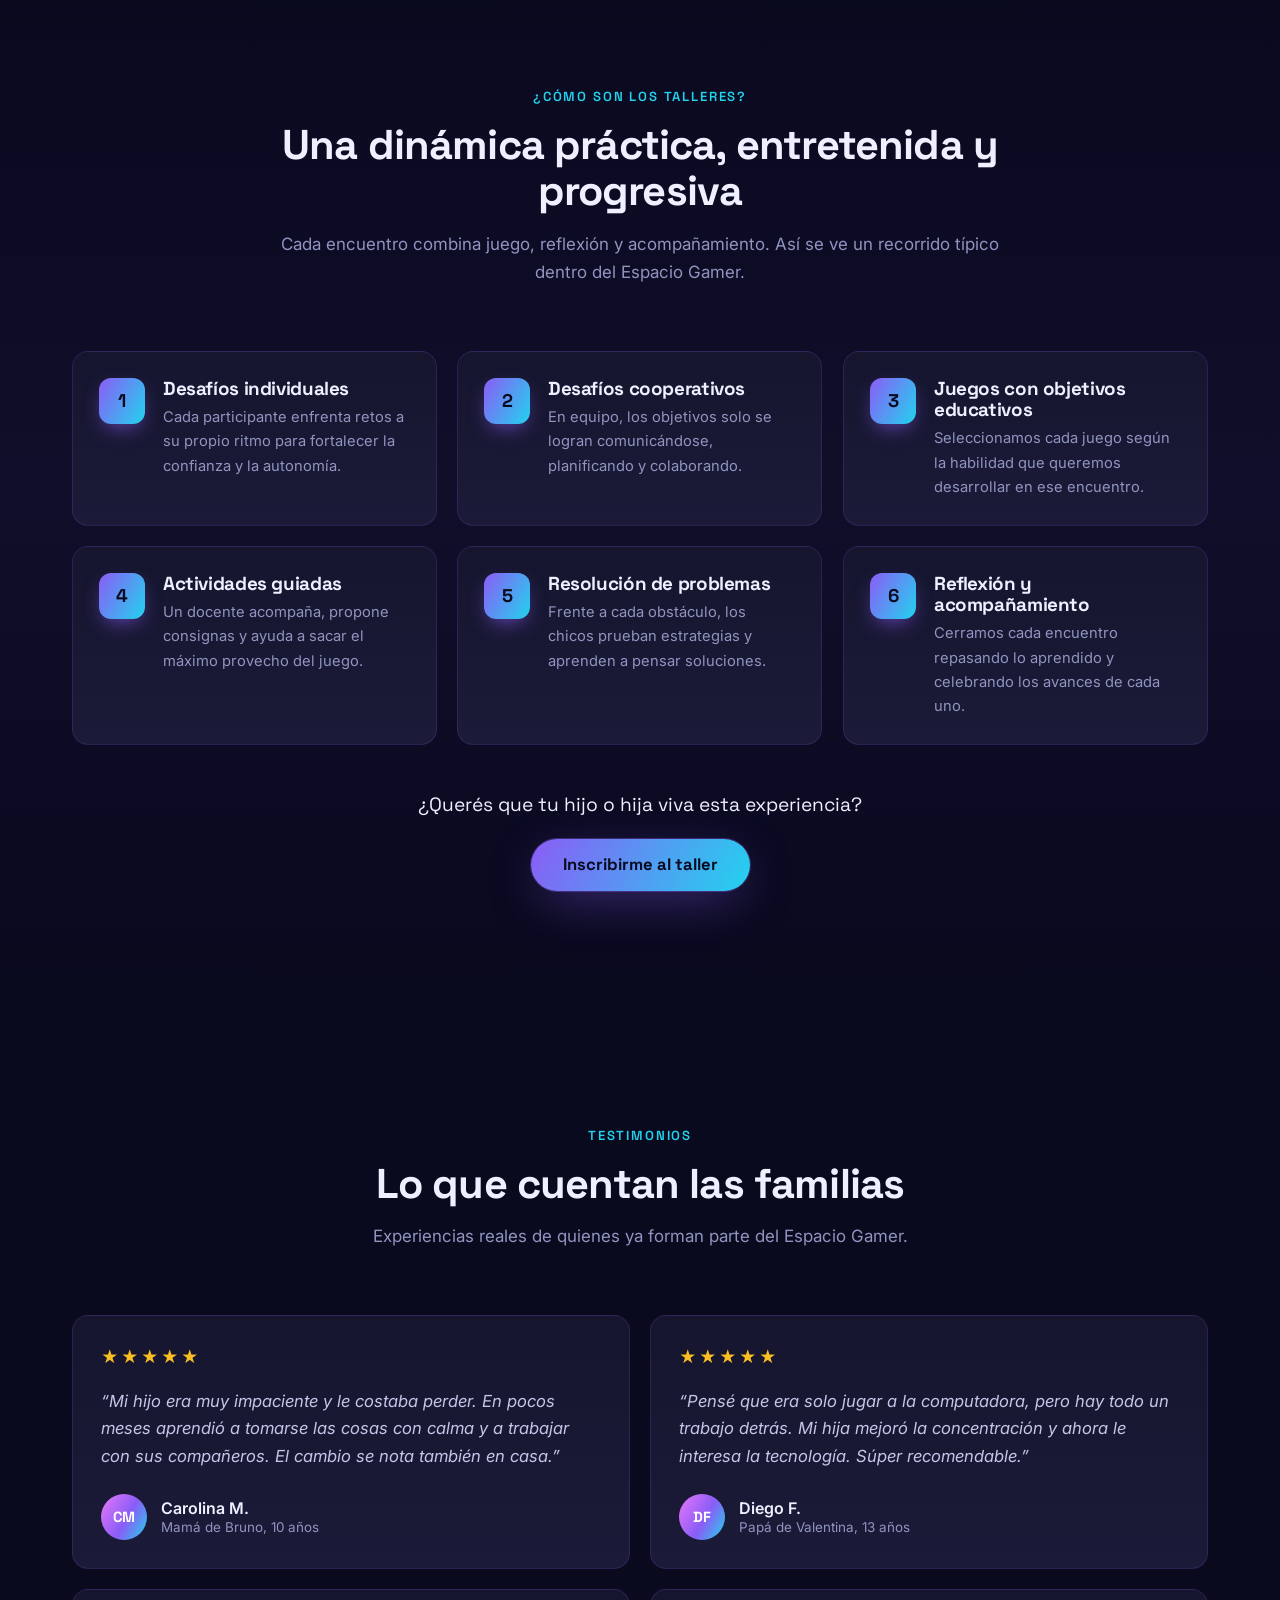
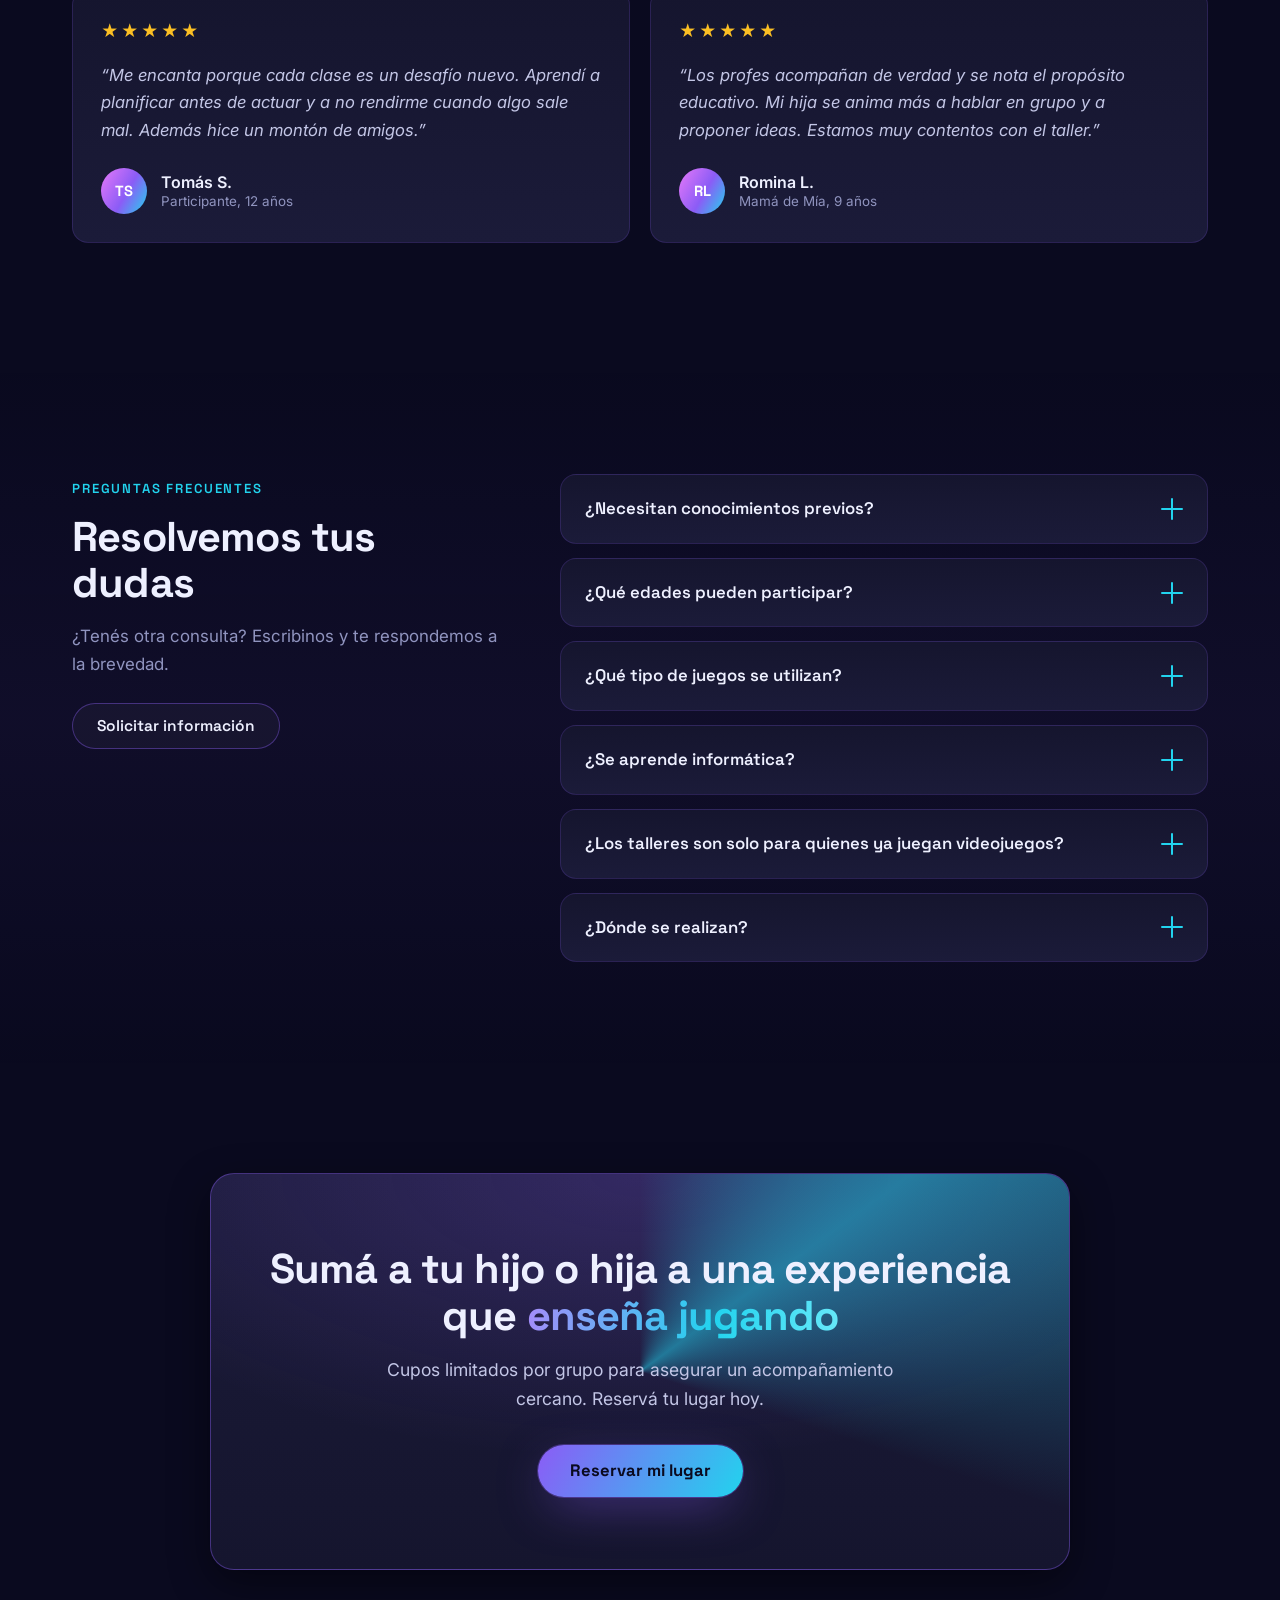
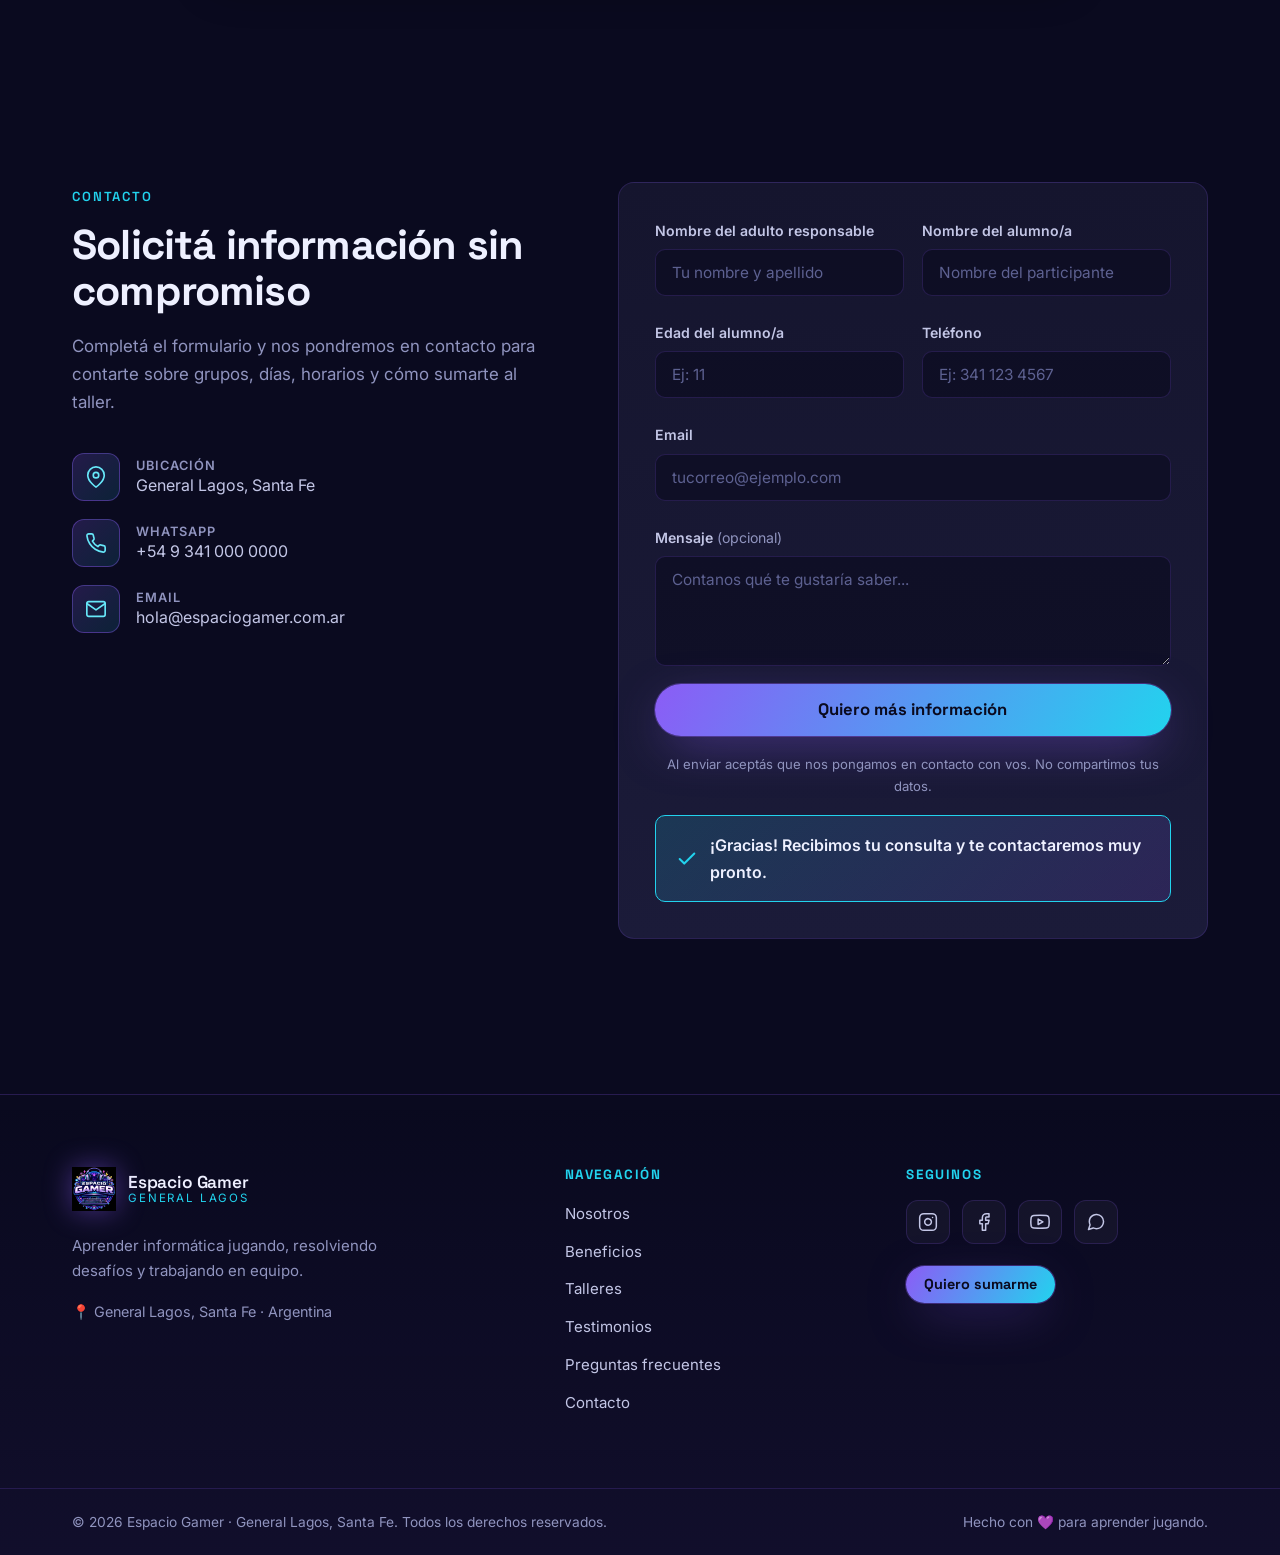
<file: Claude/espacio-gamer-landing/index.html>
<!DOCTYPE html>
<html lang="es">
<head>
  <meta charset="UTF-8" />
  <meta name="viewport" content="width=device-width, initial-scale=1.0" />
  <title>Espacio Gamer · General Lagos | Aprender informática jugando</title>
  <meta name="description" content="Taller educativo en General Lagos, Santa Fe, donde niñas, niños y adolescentes aprenden informática y desarrollan habilidades cognitivas a través de videojuegos y desafíos guiados con propósito." />
  <meta name="theme-color" content="#0a0a1f" />

  <!-- Open Graph -->
  <meta property="og:type" content="website" />
  <meta property="og:title" content="Espacio Gamer · General Lagos" />
  <meta property="og:description" content="Aprender informática jugando, resolviendo desafíos y trabajando en equipo." />
  <meta property="og:image" content="assets/logo.png" />

  <link rel="icon" type="image/png" href="assets/favicon.png" />

  <!-- Fuentes modernas -->
  <link rel="preconnect" href="https://fonts.googleapis.com" />
  <link rel="preconnect" href="https://fonts.gstatic.com" crossorigin />
  <link href="https://fonts.googleapis.com/css2?family=Inter:wght@400;500;600;700&family=Space+Grotesk:wght@500;600;700&display=swap" rel="stylesheet" />

  <link rel="stylesheet" href="css/styles.css" />
</head>
<body>
  <!-- Accesibilidad: salto al contenido -->
  <a class="skip-link" href="#inicio">Saltar al contenido principal</a>

  <!-- Fondo decorativo -->
  <div class="bg-aurora" aria-hidden="true"></div>
  <div class="bg-grid" aria-hidden="true"></div>

  <!-- ============ HEADER ============ -->
  <header class="site-header" id="top">
    <div class="container header-inner">
      <a href="#inicio" class="brand" aria-label="Espacio Gamer · Inicio">
        <img src="assets/logo.png" alt="Logo del Espacio Gamer de General Lagos" class="brand-logo" width="48" height="48" />
        <span class="brand-text">
          <strong>Espacio Gamer</strong>
          <small>General Lagos</small>
        </span>
      </a>

      <nav class="main-nav" id="main-nav" aria-label="Navegación principal">
        <ul class="nav-list">
          <li><a href="#nosotros">Nosotros</a></li>
          <li><a href="#beneficios">Beneficios</a></li>
          <li><a href="#talleres">Talleres</a></li>
          <li><a href="#testimonios">Testimonios</a></li>
          <li><a href="#faq">Preguntas</a></li>
          <li><a href="#contacto">Contacto</a></li>
        </ul>
        <a href="#contacto" class="btn btn-primary btn-sm nav-cta">Reservar mi lugar</a>
      </nav>

      <button class="nav-toggle" id="nav-toggle" aria-label="Abrir menú de navegación" aria-expanded="false" aria-controls="main-nav">
        <span class="nav-toggle-bar"></span>
        <span class="nav-toggle-bar"></span>
        <span class="nav-toggle-bar"></span>
      </button>
    </div>
  </header>

  <main id="inicio">

    <!-- ============ HERO ============ -->
    <section class="hero" aria-labelledby="hero-title">
      <div class="container hero-grid">
        <div class="hero-content" data-reveal>
          <p class="eyebrow">
            <span class="eyebrow-dot" aria-hidden="true"></span>
            General Lagos, Santa Fe · Taller de informática y videojuegos
          </p>
          <h1 id="hero-title">
            El videojuego como <span class="grad-text">herramienta</span> para aprender, pensar y crear
          </h1>
          <p class="hero-subtitle">
            En el Espacio Gamer, niñas, niños y adolescentes aprenden informática jugando:
            resuelven desafíos, trabajan en equipo y desarrollan habilidades para toda la vida.
            <strong>No solo jugamos: aprendemos a pensar.</strong>
          </p>
          <div class="hero-actions">
            <a href="#contacto" class="btn btn-primary btn-lg">Quiero sumarme</a>
            <a href="#nosotros" class="btn btn-ghost btn-lg">Conocer más</a>
          </div>

          <dl class="hero-stats">
            <div class="stat">
              <dt>+14</dt>
              <dd>habilidades que se entrenan</dd>
            </div>
            <div class="stat">
              <dt>Grupos</dt>
              <dd>reducidos y guiados</dd>
            </div>
            <div class="stat">
              <dt>Desafíos</dt>
              <dd>progresivos por nivel</dd>
            </div>
          </dl>
        </div>

        <div class="hero-visual" data-reveal>
          <div class="hero-glow" aria-hidden="true"></div>
          <div class="hero-logo-card">
            <img src="assets/logo.png" alt="Emblema del Espacio Gamer: teclado gamer, auriculares y la palabra Gamer con estética neón" class="hero-logo" width="420" height="420" />
            <div class="floating-chip chip-1" aria-hidden="true">
              <svg viewBox="0 0 24 24" width="18" height="18" fill="none" stroke="currentColor" stroke-width="2" stroke-linecap="round" stroke-linejoin="round"><path d="M9 18V5l12-2v13"></path><circle cx="6" cy="18" r="3"></circle><circle cx="18" cy="16" r="3"></circle></svg>
              Trabajo en equipo
            </div>
            <div class="floating-chip chip-2" aria-hidden="true">
              <svg viewBox="0 0 24 24" width="18" height="18" fill="none" stroke="currentColor" stroke-width="2" stroke-linecap="round" stroke-linejoin="round"><path d="M9.5 2A2.5 2.5 0 0 1 12 4.5v15a2.5 2.5 0 0 1-4.96.44 2.5 2.5 0 0 1-2.96-3.08 3 3 0 0 1-.34-5.58 2.5 2.5 0 0 1 1.32-4.24 2.5 2.5 0 0 1 1.98-3A2.5 2.5 0 0 1 9.5 2Z"></path></svg>
              Pensamiento lógico
            </div>
            <div class="floating-chip chip-3" aria-hidden="true">
              <svg viewBox="0 0 24 24" width="18" height="18" fill="none" stroke="currentColor" stroke-width="2" stroke-linecap="round" stroke-linejoin="round"><polygon points="13 2 3 14 12 14 11 22 21 10 12 10 13 2"></polygon></svg>
              Creatividad
            </div>
          </div>
        </div>
      </div>

      <!-- Cinta de habilidades -->
      <div class="marquee" aria-hidden="true">
        <div class="marquee-track">
          <span>Pensamiento lógico</span><span aria-hidden="true">◆</span>
          <span>Resolución de problemas</span><span aria-hidden="true">◆</span>
          <span>Trabajo en equipo</span><span aria-hidden="true">◆</span>
          <span>Creatividad</span><span aria-hidden="true">◆</span>
          <span>Comunicación asertiva</span><span aria-hidden="true">◆</span>
          <span>Liderazgo</span><span aria-hidden="true">◆</span>
          <span>Perseverancia</span><span aria-hidden="true">◆</span>
          <span>Planificación estratégica</span><span aria-hidden="true">◆</span>
          <!-- duplicado para loop continuo -->
          <span>Pensamiento lógico</span><span aria-hidden="true">◆</span>
          <span>Resolución de problemas</span><span aria-hidden="true">◆</span>
          <span>Trabajo en equipo</span><span aria-hidden="true">◆</span>
          <span>Creatividad</span><span aria-hidden="true">◆</span>
          <span>Comunicación asertiva</span><span aria-hidden="true">◆</span>
          <span>Liderazgo</span><span aria-hidden="true">◆</span>
          <span>Perseverancia</span><span aria-hidden="true">◆</span>
          <span>Planificación estratégica</span><span aria-hidden="true">◆</span>
        </div>
      </div>
    </section>

    <!-- ============ SOBRE NOSOTROS ============ -->
    <section class="section" id="nosotros" aria-labelledby="nosotros-title">
      <div class="container about-grid">
        <div class="about-media" data-reveal>
          <div class="about-emblem">
            <img src="assets/logo.png" alt="Logo del Espacio Gamer" width="320" height="320" />
          </div>
          <ul class="about-tags">
            <li>Informática</li>
            <li>Videojuegos</li>
            <li>Habilidades cognitivas</li>
          </ul>
        </div>
        <div class="about-content" data-reveal>
          <p class="section-eyebrow">Sobre nosotros</p>
          <h2 id="nosotros-title">Un espacio donde el juego tiene un propósito</h2>
          <p>
            El <strong>Espacio Gamer de General Lagos</strong> es un taller educativo que combina
            videojuegos, informática y desarrollo de habilidades cognitivas, sociales y emocionales.
            Creemos que el juego, bien guiado, es una de las formas más potentes de aprender.
          </p>
          <p>
            Cada juego está <strong>seleccionado con una finalidad educativa</strong>: no jugamos por jugar,
            sino para entrenar la mente, despertar la curiosidad por la tecnología y enseñar a resolver
            problemas. Acompañamos a cada participante en su proceso, con desafíos que crecen junto a ellos.
          </p>
          <ul class="check-list">
            <li>Aprendizaje práctico, entretenido y progresivo.</li>
            <li>Tecnología e informática presentadas de forma cercana.</li>
            <li>Un ambiente seguro, motivador y de respeto entre pares.</li>
          </ul>
          <a href="#talleres" class="btn btn-primary">Ver cómo son los talleres</a>
        </div>
      </div>
    </section>

    <!-- ============ BENEFICIOS ============ -->
    <section class="section" id="beneficios" aria-labelledby="beneficios-title">
      <div class="container">
        <header class="section-head" data-reveal>
          <p class="section-eyebrow">Beneficios</p>
          <h2 id="beneficios-title">Habilidades que se entrenan jugando</h2>
          <p class="section-lead">
            Detrás de cada partida hay un objetivo de aprendizaje. Estas son algunas de las capacidades
            que los chicos y chicas desarrollan en el taller.
          </p>
        </header>

        <div class="cards-grid benefits-grid">
          <article class="card benefit-card" data-reveal>
            <span class="card-icon" aria-hidden="true">
              <svg viewBox="0 0 24 24" fill="none" stroke="currentColor" stroke-width="1.8" stroke-linecap="round" stroke-linejoin="round"><path d="M9.5 2A2.5 2.5 0 0 1 12 4.5v15a2.5 2.5 0 0 1-4.96.44 2.5 2.5 0 0 1-2.96-3.08 3 3 0 0 1-.34-5.58 2.5 2.5 0 0 1 1.32-4.24 2.5 2.5 0 0 1 1.98-3A2.5 2.5 0 0 1 9.5 2Z"></path><path d="M14.5 2A2.5 2.5 0 0 0 12 4.5"></path></svg>
            </span>
            <h3>Pensamiento lógico</h3>
            <p>Identificar patrones, anticipar consecuencias y razonar paso a paso para avanzar.</p>
          </article>

          <article class="card benefit-card" data-reveal>
            <span class="card-icon" aria-hidden="true">
              <svg viewBox="0 0 24 24" fill="none" stroke="currentColor" stroke-width="1.8" stroke-linecap="round" stroke-linejoin="round"><circle cx="12" cy="12" r="3"></circle><path d="M12 2v3M12 19v3M2 12h3M19 12h3M5 5l2 2M17 17l2 2M19 5l-2 2M7 17l-2 2"></path></svg>
            </span>
            <h3>Resolución de problemas</h3>
            <p>Enfrentar obstáculos, probar estrategias y encontrar el mejor camino a la solución.</p>
          </article>

          <article class="card benefit-card" data-reveal>
            <span class="card-icon" aria-hidden="true">
              <svg viewBox="0 0 24 24" fill="none" stroke="currentColor" stroke-width="1.8" stroke-linecap="round" stroke-linejoin="round"><path d="M17 21v-2a4 4 0 0 0-4-4H5a4 4 0 0 0-4 4v2"></path><circle cx="9" cy="7" r="4"></circle><path d="M23 21v-2a4 4 0 0 0-3-3.87M16 3.13a4 4 0 0 1 0 7.75"></path></svg>
            </span>
            <h3>Trabajo en equipo</h3>
            <p>Coordinarse con otros, repartir roles y alcanzar objetivos en común.</p>
          </article>

          <article class="card benefit-card" data-reveal>
            <span class="card-icon" aria-hidden="true">
              <svg viewBox="0 0 24 24" fill="none" stroke="currentColor" stroke-width="1.8" stroke-linecap="round" stroke-linejoin="round"><path d="M21 11.5a8.38 8.38 0 0 1-.9 3.8 8.5 8.5 0 0 1-7.6 4.7 8.38 8.38 0 0 1-3.8-.9L3 21l1.9-5.7a8.38 8.38 0 0 1-.9-3.8 8.5 8.5 0 0 1 4.7-7.6 8.38 8.38 0 0 1 3.8-.9h.5a8.48 8.48 0 0 1 8 8v.5z"></path></svg>
            </span>
            <h3>Comunicación asertiva</h3>
            <p>Expresar ideas con claridad, escuchar al otro y ponerse de acuerdo.</p>
          </article>

          <article class="card benefit-card" data-reveal>
            <span class="card-icon" aria-hidden="true">
              <svg viewBox="0 0 24 24" fill="none" stroke="currentColor" stroke-width="1.8" stroke-linecap="round" stroke-linejoin="round"><path d="M12 2a7 7 0 0 0-4 12.7V17a1 1 0 0 0 1 1h6a1 1 0 0 0 1-1v-2.3A7 7 0 0 0 12 2Z"></path><path d="M9 21h6M10 18v3M14 18v3"></path></svg>
            </span>
            <h3>Creatividad</h3>
            <p>Imaginar soluciones nuevas y abordar los desafíos desde distintos ángulos.</p>
          </article>

          <article class="card benefit-card" data-reveal>
            <span class="card-icon" aria-hidden="true">
              <svg viewBox="0 0 24 24" fill="none" stroke="currentColor" stroke-width="1.8" stroke-linecap="round" stroke-linejoin="round"><circle cx="12" cy="12" r="10"></circle><circle cx="12" cy="12" r="6"></circle><circle cx="12" cy="12" r="2"></circle></svg>
            </span>
            <h3>Concentración</h3>
            <p>Sostener la atención en la tarea y entrenar la memoria de trabajo.</p>
          </article>

          <article class="card benefit-card" data-reveal>
            <span class="card-icon" aria-hidden="true">
              <svg viewBox="0 0 24 24" fill="none" stroke="currentColor" stroke-width="1.8" stroke-linecap="round" stroke-linejoin="round"><path d="M20.84 4.61a5.5 5.5 0 0 0-7.78 0L12 5.67l-1.06-1.06a5.5 5.5 0 0 0-7.78 7.78L12 21.23l8.84-8.84a5.5 5.5 0 0 0 0-7.78z"></path></svg>
            </span>
            <h3>Tolerancia a la frustración</h3>
            <p>Aprender del error, volver a intentarlo y entender que equivocarse es parte del proceso.</p>
          </article>

          <article class="card benefit-card" data-reveal>
            <span class="card-icon" aria-hidden="true">
              <svg viewBox="0 0 24 24" fill="none" stroke="currentColor" stroke-width="1.8" stroke-linecap="round" stroke-linejoin="round"><path d="M16 21v-2a4 4 0 0 0-4-4H6a4 4 0 0 0-4 4v2"></path><circle cx="9" cy="7" r="4"></circle><path d="M22 21v-2a4 4 0 0 0-3-3.87M16 3.13a4 4 0 0 1 0 7.75"></path></svg>
            </span>
            <h3>Cooperación</h3>
            <p>Ayudar y dejarse ayudar: avanzar juntos vale más que ganar en soledad.</p>
          </article>

          <article class="card benefit-card" data-reveal>
            <span class="card-icon" aria-hidden="true">
              <svg viewBox="0 0 24 24" fill="none" stroke="currentColor" stroke-width="1.8" stroke-linecap="round" stroke-linejoin="round"><path d="M4 4h16v12H4z"></path><path d="M2 20h20M8 8h2M8 12h6M13 8h3"></path></svg>
            </span>
            <h3>Aprendizaje por desafíos</h3>
            <p>Cada nivel propone una meta clara que motiva a seguir aprendiendo.</p>
          </article>
        </div>
      </div>
    </section>

    <!-- ============ CÓMO SON LOS TALLERES ============ -->
    <section class="section section-alt" id="talleres" aria-labelledby="talleres-title">
      <div class="container">
        <header class="section-head" data-reveal>
          <p class="section-eyebrow">¿Cómo son los talleres?</p>
          <h2 id="talleres-title">Una dinámica práctica, entretenida y progresiva</h2>
          <p class="section-lead">
            Cada encuentro combina juego, reflexión y acompañamiento. Así se ve un recorrido típico
            dentro del Espacio Gamer.
          </p>
        </header>

        <ol class="steps">
          <li class="step" data-reveal>
            <span class="step-num">1</span>
            <div class="step-body">
              <h3>Desafíos individuales</h3>
              <p>Cada participante enfrenta retos a su propio ritmo para fortalecer la confianza y la autonomía.</p>
            </div>
          </li>
          <li class="step" data-reveal>
            <span class="step-num">2</span>
            <div class="step-body">
              <h3>Desafíos cooperativos</h3>
              <p>En equipo, los objetivos solo se logran comunicándose, planificando y colaborando.</p>
            </div>
          </li>
          <li class="step" data-reveal>
            <span class="step-num">3</span>
            <div class="step-body">
              <h3>Juegos con objetivos educativos</h3>
              <p>Seleccionamos cada juego según la habilidad que queremos desarrollar en ese encuentro.</p>
            </div>
          </li>
          <li class="step" data-reveal>
            <span class="step-num">4</span>
            <div class="step-body">
              <h3>Actividades guiadas</h3>
              <p>Un docente acompaña, propone consignas y ayuda a sacar el máximo provecho del juego.</p>
            </div>
          </li>
          <li class="step" data-reveal>
            <span class="step-num">5</span>
            <div class="step-body">
              <h3>Resolución de problemas</h3>
              <p>Frente a cada obstáculo, los chicos prueban estrategias y aprenden a pensar soluciones.</p>
            </div>
          </li>
          <li class="step" data-reveal>
            <span class="step-num">6</span>
            <div class="step-body">
              <h3>Reflexión y acompañamiento</h3>
              <p>Cerramos cada encuentro repasando lo aprendido y celebrando los avances de cada uno.</p>
            </div>
          </li>
        </ol>

        <div class="talleres-cta" data-reveal>
          <p>¿Querés que tu hijo o hija viva esta experiencia?</p>
          <a href="#contacto" class="btn btn-primary btn-lg">Inscribirme al taller</a>
        </div>
      </div>
    </section>

    <!-- ============ TESTIMONIOS ============ -->
    <section class="section" id="testimonios" aria-labelledby="testimonios-title">
      <div class="container">
        <header class="section-head" data-reveal>
          <p class="section-eyebrow">Testimonios</p>
          <h2 id="testimonios-title">Lo que cuentan las familias</h2>
          <p class="section-lead">Experiencias reales de quienes ya forman parte del Espacio Gamer.</p>
        </header>

        <div class="cards-grid testimonials-grid">
          <figure class="card testimonial" data-reveal>
            <div class="stars" aria-label="5 de 5 estrellas">★★★★★</div>
            <blockquote>
              <p>“Mi hijo era muy impaciente y le costaba perder. En pocos meses aprendió a tomarse las cosas con calma y a trabajar con sus compañeros. El cambio se nota también en casa.”</p>
            </blockquote>
            <figcaption class="testimonial-author">
              <span class="avatar" aria-hidden="true">CM</span>
              <span><strong>Carolina M.</strong><small>Mamá de Bruno, 10 años</small></span>
            </figcaption>
          </figure>

          <figure class="card testimonial" data-reveal>
            <div class="stars" aria-label="5 de 5 estrellas">★★★★★</div>
            <blockquote>
              <p>“Pensé que era solo jugar a la computadora, pero hay todo un trabajo detrás. Mi hija mejoró la concentración y ahora le interesa la tecnología. Súper recomendable.”</p>
            </blockquote>
            <figcaption class="testimonial-author">
              <span class="avatar" aria-hidden="true">DF</span>
              <span><strong>Diego F.</strong><small>Papá de Valentina, 13 años</small></span>
            </figcaption>
          </figure>

          <figure class="card testimonial" data-reveal>
            <div class="stars" aria-label="5 de 5 estrellas">★★★★★</div>
            <blockquote>
              <p>“Me encanta porque cada clase es un desafío nuevo. Aprendí a planificar antes de actuar y a no rendirme cuando algo sale mal. Además hice un montón de amigos.”</p>
            </blockquote>
            <figcaption class="testimonial-author">
              <span class="avatar" aria-hidden="true">TS</span>
              <span><strong>Tomás S.</strong><small>Participante, 12 años</small></span>
            </figcaption>
          </figure>

          <figure class="card testimonial" data-reveal>
            <div class="stars" aria-label="5 de 5 estrellas">★★★★★</div>
            <blockquote>
              <p>“Los profes acompañan de verdad y se nota el propósito educativo. Mi hija se anima más a hablar en grupo y a proponer ideas. Estamos muy contentos con el taller.”</p>
            </blockquote>
            <figcaption class="testimonial-author">
              <span class="avatar" aria-hidden="true">RL</span>
              <span><strong>Romina L.</strong><small>Mamá de Mía, 9 años</small></span>
            </figcaption>
          </figure>
        </div>
      </div>
    </section>

    <!-- ============ FAQ ============ -->
    <section class="section section-alt" id="faq" aria-labelledby="faq-title">
      <div class="container faq-grid">
        <header class="section-head faq-head" data-reveal>
          <p class="section-eyebrow">Preguntas frecuentes</p>
          <h2 id="faq-title">Resolvemos tus dudas</h2>
          <p class="section-lead">
            ¿Tenés otra consulta? Escribinos y te respondemos a la brevedad.
          </p>
          <a href="#contacto" class="btn btn-ghost">Solicitar información</a>
        </header>

        <div class="faq-list" data-reveal>
          <details class="faq-item">
            <summary>
              ¿Necesitan conocimientos previos?
              <span class="faq-icon" aria-hidden="true"></span>
            </summary>
            <div class="faq-answer">
              <p>No. El taller está pensado para empezar desde cero. Cada participante avanza a su ritmo
              y los desafíos se adaptan a su nivel.</p>
            </div>
          </details>

          <details class="faq-item">
            <summary>
              ¿Qué edades pueden participar?
              <span class="faq-icon" aria-hidden="true"></span>
            </summary>
            <div class="faq-answer">
              <p>Trabajamos con niñas, niños y adolescentes. Organizamos los grupos por edad e intereses
              para que la experiencia sea adecuada para cada etapa. Consultanos por el grupo ideal.</p>
            </div>
          </details>

          <details class="faq-item">
            <summary>
              ¿Qué tipo de juegos se utilizan?
              <span class="faq-icon" aria-hidden="true"></span>
            </summary>
            <div class="faq-answer">
              <p>Juegos individuales y cooperativos seleccionados por su valor educativo: estimulan la lógica,
              la creatividad, la estrategia y el trabajo en equipo. Siempre con objetivos claros de aprendizaje.</p>
            </div>
          </details>

          <details class="faq-item">
            <summary>
              ¿Se aprende informática?
              <span class="faq-icon" aria-hidden="true"></span>
            </summary>
            <div class="faq-answer">
              <p>Sí. A través del juego, los participantes se familiarizan con la computadora, la tecnología
              y el pensamiento informático: lógica, secuencias, resolución de problemas y uso responsable.</p>
            </div>
          </details>

          <details class="faq-item">
            <summary>
              ¿Los talleres son solo para quienes ya juegan videojuegos?
              <span class="faq-icon" aria-hidden="true"></span>
            </summary>
            <div class="faq-answer">
              <p>Para nada. El videojuego es la herramienta, no el requisito. Reciben tanto a quienes ya juegan
              como a quienes recién empiezan a interesarse por la tecnología.</p>
            </div>
          </details>

          <details class="faq-item">
            <summary>
              ¿Dónde se realizan?
              <span class="faq-icon" aria-hidden="true"></span>
            </summary>
            <div class="faq-answer">
              <p>Los talleres se realizan en <strong>General Lagos, Santa Fe</strong>. Escribinos por el formulario
              de contacto y te enviamos la dirección, los días y los horarios disponibles.</p>
            </div>
          </details>
        </div>
      </div>
    </section>

    <!-- ============ CTA FINAL ============ -->
    <section class="final-cta" aria-labelledby="final-cta-title">
      <div class="container final-cta-inner" data-reveal>
        <h2 id="final-cta-title">Sumá a tu hijo o hija a una experiencia que <span class="grad-text">enseña jugando</span></h2>
        <p>Cupos limitados por grupo para asegurar un acompañamiento cercano. Reservá tu lugar hoy.</p>
        <a href="#contacto" class="btn btn-primary btn-lg">Reservar mi lugar</a>
      </div>
    </section>

    <!-- ============ CONTACTO ============ -->
    <section class="section" id="contacto" aria-labelledby="contacto-title">
      <div class="container contact-grid">
        <div class="contact-info" data-reveal>
          <p class="section-eyebrow">Contacto</p>
          <h2 id="contacto-title">Solicitá información sin compromiso</h2>
          <p class="section-lead">
            Completá el formulario y nos pondremos en contacto para contarte sobre grupos, días,
            horarios y cómo sumarte al taller.
          </p>

          <ul class="contact-details">
            <li>
              <span class="contact-ic" aria-hidden="true">
                <svg viewBox="0 0 24 24" fill="none" stroke="currentColor" stroke-width="1.8" stroke-linecap="round" stroke-linejoin="round"><path d="M21 10c0 7-9 13-9 13s-9-6-9-13a9 9 0 0 1 18 0z"></path><circle cx="12" cy="10" r="3"></circle></svg>
              </span>
              <span><strong>Ubicación</strong>General Lagos, Santa Fe</span>
            </li>
            <li>
              <span class="contact-ic" aria-hidden="true">
                <svg viewBox="0 0 24 24" fill="none" stroke="currentColor" stroke-width="1.8" stroke-linecap="round" stroke-linejoin="round"><path d="M22 16.92v3a2 2 0 0 1-2.18 2 19.79 19.79 0 0 1-8.63-3.07 19.5 19.5 0 0 1-6-6 19.79 19.79 0 0 1-3.07-8.67A2 2 0 0 1 4.11 2h3a2 2 0 0 1 2 1.72c.13.96.36 1.9.7 2.81a2 2 0 0 1-.45 2.11L8.09 9.91a16 16 0 0 0 6 6l1.27-1.27a2 2 0 0 1 2.11-.45c.91.34 1.85.57 2.81.7A2 2 0 0 1 22 16.92z"></path></svg>
              </span>
              <span><strong>WhatsApp</strong>+54 9 341 000 0000</span>
            </li>
            <li>
              <span class="contact-ic" aria-hidden="true">
                <svg viewBox="0 0 24 24" fill="none" stroke="currentColor" stroke-width="1.8" stroke-linecap="round" stroke-linejoin="round"><path d="M4 4h16c1.1 0 2 .9 2 2v12c0 1.1-.9 2-2 2H4c-1.1 0-2-.9-2-2V6c0-1.1.9-2 2-2z"></path><polyline points="22,6 12,13 2,6"></polyline></svg>
              </span>
              <span><strong>Email</strong>hola@espaciogamer.com.ar</span>
            </li>
          </ul>
        </div>

        <form class="contact-form card" id="contact-form" novalidate data-reveal>
          <div class="form-row">
            <div class="form-group">
              <label for="adulto">Nombre del adulto responsable</label>
              <input type="text" id="adulto" name="adulto" autocomplete="name" required placeholder="Tu nombre y apellido" />
              <span class="form-error" data-error-for="adulto"></span>
            </div>
            <div class="form-group">
              <label for="alumno">Nombre del alumno/a</label>
              <input type="text" id="alumno" name="alumno" required placeholder="Nombre del participante" />
              <span class="form-error" data-error-for="alumno"></span>
            </div>
          </div>

          <div class="form-row">
            <div class="form-group form-group-sm">
              <label for="edad">Edad del alumno/a</label>
              <input type="number" id="edad" name="edad" min="4" max="18" required placeholder="Ej: 11" />
              <span class="form-error" data-error-for="edad"></span>
            </div>
            <div class="form-group">
              <label for="telefono">Teléfono</label>
              <input type="tel" id="telefono" name="telefono" autocomplete="tel" required placeholder="Ej: 341 123 4567" />
              <span class="form-error" data-error-for="telefono"></span>
            </div>
          </div>

          <div class="form-group">
            <label for="email">Email</label>
            <input type="email" id="email" name="email" autocomplete="email" required placeholder="tucorreo@ejemplo.com" />
            <span class="form-error" data-error-for="email"></span>
          </div>

          <div class="form-group">
            <label for="mensaje">Mensaje <span class="optional">(opcional)</span></label>
            <textarea id="mensaje" name="mensaje" rows="4" placeholder="Contanos qué te gustaría saber..."></textarea>
          </div>

          <button type="submit" class="btn btn-primary btn-lg btn-block">Quiero más información</button>
          <p class="form-note">Al enviar aceptás que nos pongamos en contacto con vos. No compartimos tus datos.</p>

          <div class="form-success" id="form-success" role="status" hidden>
            <svg viewBox="0 0 24 24" width="22" height="22" fill="none" stroke="currentColor" stroke-width="2.2" stroke-linecap="round" stroke-linejoin="round"><path d="M20 6 9 17l-5-5"></path></svg>
            <span>¡Gracias! Recibimos tu consulta y te contactaremos muy pronto.</span>
          </div>
        </form>
      </div>
    </section>
  </main>

  <!-- ============ FOOTER ============ -->
  <footer class="site-footer">
    <div class="container footer-grid">
      <div class="footer-brand">
        <a href="#inicio" class="brand">
          <img src="assets/logo.png" alt="Logo del Espacio Gamer de General Lagos" width="44" height="44" />
          <span class="brand-text">
            <strong>Espacio Gamer</strong>
            <small>General Lagos</small>
          </span>
        </a>
        <p>Aprender informática jugando, resolviendo desafíos y trabajando en equipo.</p>
        <p class="footer-location">📍 General Lagos, Santa Fe · Argentina</p>
      </div>

      <nav class="footer-nav" aria-label="Navegación del pie de página">
        <h3>Navegación</h3>
        <ul>
          <li><a href="#nosotros">Nosotros</a></li>
          <li><a href="#beneficios">Beneficios</a></li>
          <li><a href="#talleres">Talleres</a></li>
          <li><a href="#testimonios">Testimonios</a></li>
          <li><a href="#faq">Preguntas frecuentes</a></li>
          <li><a href="#contacto">Contacto</a></li>
        </ul>
      </nav>

      <div class="footer-social">
        <h3>Seguinos</h3>
        <div class="social-links">
          <a href="#" class="social-link" aria-label="Instagram (próximamente)">
            <svg viewBox="0 0 24 24" fill="none" stroke="currentColor" stroke-width="1.8" stroke-linecap="round" stroke-linejoin="round"><rect x="2" y="2" width="20" height="20" rx="5"></rect><path d="M16 11.37A4 4 0 1 1 12.63 8 4 4 0 0 1 16 11.37z"></path><line x1="17.5" y1="6.5" x2="17.51" y2="6.5"></line></svg>
          </a>
          <a href="#" class="social-link" aria-label="Facebook (próximamente)">
            <svg viewBox="0 0 24 24" fill="none" stroke="currentColor" stroke-width="1.8" stroke-linecap="round" stroke-linejoin="round"><path d="M18 2h-3a5 5 0 0 0-5 5v3H7v4h3v8h4v-8h3l1-4h-4V7a1 1 0 0 1 1-1h3z"></path></svg>
          </a>
          <a href="#" class="social-link" aria-label="YouTube (próximamente)">
            <svg viewBox="0 0 24 24" fill="none" stroke="currentColor" stroke-width="1.8" stroke-linecap="round" stroke-linejoin="round"><path d="M22.54 6.42a2.78 2.78 0 0 0-1.94-2C18.88 4 12 4 12 4s-6.88 0-8.6.46a2.78 2.78 0 0 0-1.94 2A29 29 0 0 0 1 11.75a29 29 0 0 0 .46 5.33A2.78 2.78 0 0 0 3.4 19c1.72.46 8.6.46 8.6.46s6.88 0 8.6-.46a2.78 2.78 0 0 0 1.94-2 29 29 0 0 0 .46-5.25 29 29 0 0 0-.46-5.33z"></path><polygon points="9.75 15.02 15.5 11.75 9.75 8.48 9.75 15.02"></polygon></svg>
          </a>
          <a href="#" class="social-link" aria-label="WhatsApp (próximamente)">
            <svg viewBox="0 0 24 24" fill="none" stroke="currentColor" stroke-width="1.8" stroke-linecap="round" stroke-linejoin="round"><path d="M21 11.5a8.38 8.38 0 0 1-.9 3.8 8.5 8.5 0 0 1-7.6 4.7 8.38 8.38 0 0 1-3.8-.9L3 21l1.9-5.7a8.38 8.38 0 0 1-.9-3.8 8.5 8.5 0 0 1 4.7-7.6 8.38 8.38 0 0 1 3.8-.9h.5a8.48 8.48 0 0 1 8 8v.5z"></path></svg>
          </a>
        </div>
        <a href="#contacto" class="btn btn-primary btn-sm footer-cta">Quiero sumarme</a>
      </div>
    </div>

    <div class="footer-bottom">
      <div class="container">
        <p>© <span id="year"></span> Espacio Gamer · General Lagos, Santa Fe. Todos los derechos reservados.</p>
        <p class="footer-credit">Hecho con 💜 para aprender jugando.</p>
      </div>
    </div>
  </footer>

  <script src="js/main.js" defer></script>
</body>
</html>
</file>
<file: styles.css>
:root {
  color-scheme: dark;
  --bg: #081018;
  --panel: #101f2a;
  --panel-strong: #152a36;
  --text: #f7f9f3;
  --muted: #b9c9c3;
  --cyan: #16dccf;
  --lime: #b4ff5e;
  --coral: #ff7255;
  --yellow: #ffe36d;
  --line: rgba(247, 249, 243, 0.16);
  --shadow: 0 24px 70px rgba(0, 0, 0, 0.32);
  --radius: 8px;
  font-family: Inter, "Segoe UI", Roboto, Arial, sans-serif;
}

* {
  box-sizing: border-box;
}

body {
  min-width: 320px;
  min-height: 100vh;
  margin: 0;
  color: var(--text);
  background:
    radial-gradient(circle at 14% 12%, rgba(22, 220, 207, 0.18), transparent 28rem),
    radial-gradient(circle at 88% 18%, rgba(255, 114, 85, 0.14), transparent 24rem),
    linear-gradient(180deg, #081018 0%, #0c1518 100%);
}

a {
  color: inherit;
  text-decoration: none;
}

.page-shell {
  width: min(1120px, calc(100% - 2rem));
  margin-inline: auto;
  padding: clamp(2rem, 5vw, 4.5rem) 0;
}

.hero {
  min-height: 42vh;
  display: grid;
  grid-template-columns: minmax(0, 1fr) auto;
  gap: 2rem;
  align-items: end;
  padding: clamp(2rem, 5vw, 4rem) 0;
}

.eyebrow,
.card-kicker {
  margin: 0 0 0.8rem;
  color: var(--cyan);
  font-size: 0.82rem;
  font-weight: 900;
  letter-spacing: 0;
  text-transform: uppercase;
}

h1,
h2,
p {
  margin-top: 0;
}

h1 {
  max-width: 12ch;
  margin-bottom: 1rem;
  font-size: clamp(2.5rem, 8vw, 5.6rem);
  line-height: 0.98;
  letter-spacing: 0;
}

.hero__lead {
  max-width: 48rem;
  margin-bottom: 0;
  color: var(--muted);
  font-size: clamp(1rem, 2vw, 1.2rem);
  line-height: 1.7;
}

.hero__meta {
  display: grid;
  gap: 0.75rem;
  min-width: min(100%, 18rem);
}

.hero__meta span {
  min-height: 3rem;
  display: flex;
  align-items: center;
  padding: 0.75rem 1rem;
  border: 1px solid var(--line);
  border-radius: var(--radius);
  color: var(--muted);
  background: rgba(247, 249, 243, 0.06);
  font-weight: 800;
}

.access-grid {
  display: grid;
  grid-template-columns: repeat(3, minmax(0, 1fr));
  gap: 1rem;
}

.access-card {
  border: 1px solid var(--line);
  border-radius: var(--radius);
  background: rgba(16, 31, 42, 0.86);
  box-shadow: var(--shadow);
}

.access-card {
  min-height: 24rem;
  display: flex;
  flex-direction: column;
  justify-content: space-between;
  padding: 1.25rem;
  overflow: hidden;
  position: relative;
}

.access-card::before {
  content: "";
  position: absolute;
  inset: 0;
  background: linear-gradient(135deg, rgba(22, 220, 207, 0.14), transparent 45%, rgba(180, 255, 94, 0.08));
  pointer-events: none;
}

.access-card--prompt::before {
  background: linear-gradient(135deg, rgba(255, 227, 109, 0.16), transparent 45%, rgba(255, 114, 85, 0.1));
}

.access-card__marker {
  position: relative;
  width: 3.2rem;
  height: 3.2rem;
  display: grid;
  place-items: center;
  border-radius: var(--radius);
  color: #081018;
  background: linear-gradient(135deg, var(--cyan), var(--lime));
  font-weight: 900;
}

.access-card--prompt .access-card__marker {
  background: linear-gradient(135deg, var(--yellow), var(--coral));
}

.access-card__body,
.button {
  position: relative;
}

.access-card h2 {
  margin-bottom: 0.8rem;
  font-size: 2rem;
  line-height: 1.05;
}

.access-card p {
  color: var(--muted);
  line-height: 1.65;
}

.button {
  min-height: 3.2rem;
  display: inline-flex;
  align-items: center;
  justify-content: center;
  padding: 0.9rem 1rem;
  border-radius: var(--radius);
  color: #081018;
  background: var(--text);
  font-weight: 900;
  text-align: center;
  transition: transform 160ms ease, background 160ms ease;
}

.button:hover,
.button:focus-visible {
  transform: translateY(-2px);
  background: var(--lime);
}

@media (max-width: 900px) {
  .hero,
  .access-grid {
    grid-template-columns: 1fr;
  }

  h1 {
    max-width: 14ch;
  }

  .access-card {
    min-height: 18rem;
  }
}

@media (max-width: 560px) {
  .page-shell {
    width: min(100% - 1rem, 1120px);
  }

  .hero {
    padding-top: 2rem;
  }

  .access-card {
    min-height: 17rem;
  }
}
</file>
<file: Codex/styles.css>
:root {
  color-scheme: dark;
  --ink: #071018;
  --ink-soft: #101b24;
  --panel: #12232d;
  --panel-strong: #172b36;
  --text: #f6f7f2;
  --muted: #b8c6c2;
  --cyan: #13e1d5;
  --lime: #a7ff4f;
  --coral: #ff6b4a;
  --yellow: #ffe66d;
  --line: rgba(246, 247, 242, 0.15);
  --shadow: 0 22px 60px rgba(0, 0, 0, 0.3);
  --radius: 8px;
  --header-height: 96px;
  font-family: Inter, "Segoe UI", Roboto, Helvetica, Arial, sans-serif;
}

* {
  box-sizing: border-box;
}

html {
  scroll-behavior: smooth;
}

body {
  margin: 0;
  min-width: 320px;
  color: var(--text);
  background:
    radial-gradient(circle at 12% 12%, rgba(19, 225, 213, 0.12), transparent 30rem),
    linear-gradient(180deg, #071018 0%, #0b1415 42%, #101616 100%);
}

body.nav-open {
  overflow: hidden;
}

img,
svg {
  display: block;
}

img {
  max-width: 100%;
}

a {
  color: inherit;
  text-decoration: none;
}

button,
input,
textarea {
  font: inherit;
}

button {
  border: 0;
}

svg {
  width: 1.25rem;
  height: 1.25rem;
  stroke: currentColor;
  stroke-width: 2;
  stroke-linecap: round;
  stroke-linejoin: round;
  fill: none;
}

::selection {
  color: var(--ink);
  background: var(--lime);
}

.skip-link {
  position: fixed;
  top: 1rem;
  left: 1rem;
  z-index: 100;
  transform: translateY(-160%);
  padding: 0.85rem 1rem;
  border-radius: var(--radius);
  color: var(--ink);
  background: var(--yellow);
  font-weight: 800;
}

.skip-link:focus {
  transform: translateY(0);
}

.site-header {
  position: fixed;
  top: 0;
  left: 0;
  right: 0;
  z-index: 50;
  display: flex;
  align-items: center;
  justify-content: space-between;
  min-height: var(--header-height);
  padding: 0.8rem clamp(1rem, 4vw, 3.75rem);
  border-bottom: 1px solid transparent;
  background: rgba(7, 16, 24, 0.72);
  backdrop-filter: blur(18px);
  transition: border-color 180ms ease, background 180ms ease, box-shadow 180ms ease;
}

.site-header.is-scrolled {
  border-color: var(--line);
  background: rgba(7, 16, 24, 0.9);
  box-shadow: 0 14px 40px rgba(0, 0, 0, 0.22);
}

.brand {
  display: inline-flex;
  align-items: center;
  gap: 0.75rem;
  min-width: 14rem;
}

.brand__logo {
  width: 4.4rem;
  height: 4.4rem;
  flex: 0 0 auto;
  object-fit: contain;
}

.brand__wordmark,
.footer-brand span {
  display: grid;
  gap: 0.1rem;
  line-height: 1;
}

.brand__wordmark strong,
.footer-brand strong {
  color: var(--text);
  font-size: 1rem;
  font-weight: 900;
}

.brand__wordmark small,
.footer-brand small {
  color: var(--cyan);
  font-size: 0.78rem;
  font-weight: 800;
}

.site-nav {
  display: flex;
  align-items: center;
  gap: 0.3rem;
}

.site-nav a {
  min-height: 2.7rem;
  display: inline-flex;
  align-items: center;
  justify-content: center;
  padding: 0.7rem 0.9rem;
  border-radius: var(--radius);
  color: rgba(246, 247, 242, 0.82);
  font-size: 0.93rem;
  font-weight: 700;
  transition: color 160ms ease, background 160ms ease, transform 160ms ease;
}

.site-nav a:hover,
.site-nav a:focus-visible {
  color: var(--text);
  background: rgba(246, 247, 242, 0.08);
  transform: translateY(-1px);
}

.site-nav .nav-cta {
  margin-left: 0.35rem;
  color: var(--ink);
  background: linear-gradient(135deg, var(--cyan), var(--lime));
  box-shadow: 0 12px 28px rgba(19, 225, 213, 0.18);
}

.nav-toggle {
  display: none;
  width: 2.9rem;
  height: 2.9rem;
  align-items: center;
  justify-content: center;
  flex-direction: column;
  gap: 0.33rem;
  border-radius: var(--radius);
  color: var(--text);
  background: rgba(246, 247, 242, 0.08);
  cursor: pointer;
}

.nav-toggle span {
  width: 1.35rem;
  height: 2px;
  border-radius: 1rem;
  background: currentColor;
  transition: transform 180ms ease, opacity 180ms ease;
}

body.nav-open .nav-toggle span:nth-child(1) {
  transform: translateY(0.42rem) rotate(45deg);
}

body.nav-open .nav-toggle span:nth-child(2) {
  opacity: 0;
}

body.nav-open .nav-toggle span:nth-child(3) {
  transform: translateY(-0.42rem) rotate(-45deg);
}

.section-anchor {
  scroll-margin-top: calc(var(--header-height) + 1rem);
}

.section-shell {
  width: min(1120px, calc(100% - 2rem));
  margin-inline: auto;
}

.hero {
  position: relative;
  min-height: 82svh;
  display: grid;
  align-items: center;
  overflow: hidden;
  padding: calc(var(--header-height) + 3rem) 0 3rem;
  isolation: isolate;
}

.hero__image,
.hero__overlay {
  position: absolute;
  inset: 0;
  width: 100%;
  height: 100%;
}

.hero__image {
  object-fit: cover;
  object-position: 58% center;
  z-index: -3;
}

.hero__overlay {
  z-index: -2;
  background:
    linear-gradient(90deg, rgba(7, 16, 24, 0.98) 0%, rgba(7, 16, 24, 0.82) 38%, rgba(7, 16, 24, 0.42) 72%, rgba(7, 16, 24, 0.78) 100%),
    linear-gradient(180deg, rgba(7, 16, 24, 0.35) 0%, rgba(7, 16, 24, 0.2) 48%, #071018 100%);
}

.hero::after {
  content: "";
  position: absolute;
  inset: auto 0 0;
  height: 0.28rem;
  background: linear-gradient(90deg, var(--cyan), var(--lime), var(--coral), var(--yellow));
  z-index: -1;
}

.hero__content {
  width: min(1120px, calc(100% - 2rem));
  margin-inline: auto;
  max-width: 46rem;
  justify-self: start;
}

.eyebrow,
.section-kicker {
  margin: 0 0 0.85rem;
  color: var(--cyan);
  font-size: 0.84rem;
  font-weight: 900;
  letter-spacing: 0;
  text-transform: uppercase;
}

.hero h1,
.section-heading h2,
.intro h2,
.workshops h2,
.cta-band h2,
.faq h2,
.contact h2 {
  margin: 0;
  letter-spacing: 0;
  line-height: 1.02;
}

.hero h1 {
  max-width: 11ch;
  font-size: 4.9rem;
  font-weight: 900;
}

.hero__lead {
  max-width: 43rem;
  margin: 1.35rem 0 0;
  color: rgba(246, 247, 242, 0.86);
  font-size: 1.22rem;
  line-height: 1.65;
}

.hero__actions,
.cta-band__content {
  display: flex;
  align-items: center;
  gap: 1rem;
  flex-wrap: wrap;
}

.hero__actions {
  margin-top: 2rem;
}

.button {
  min-height: 3.15rem;
  display: inline-flex;
  align-items: center;
  justify-content: center;
  gap: 0.65rem;
  padding: 0.88rem 1.15rem;
  border-radius: var(--radius);
  font-weight: 900;
  line-height: 1;
  transition: transform 160ms ease, box-shadow 160ms ease, background 160ms ease, color 160ms ease;
}

.button:hover,
.button:focus-visible {
  transform: translateY(-2px);
}

.button--primary {
  color: var(--ink);
  background: linear-gradient(135deg, var(--cyan), var(--lime));
  box-shadow: 0 18px 42px rgba(19, 225, 213, 0.22);
}

.button--primary:hover,
.button--primary:focus-visible {
  box-shadow: 0 24px 54px rgba(167, 255, 79, 0.22);
}

.button--secondary {
  border: 1px solid rgba(246, 247, 242, 0.24);
  color: var(--text);
  background: rgba(246, 247, 242, 0.08);
}

.button--light {
  color: var(--ink);
  background: var(--text);
  box-shadow: 0 18px 42px rgba(0, 0, 0, 0.22);
}

.hero__facts {
  display: grid;
  grid-template-columns: repeat(3, minmax(0, 1fr));
  gap: 0.75rem;
  margin: 2.25rem 0 0;
  max-width: 43rem;
}

.hero__facts div {
  min-height: 5rem;
  padding: 1rem;
  border: 1px solid rgba(246, 247, 242, 0.16);
  border-radius: var(--radius);
  background: rgba(7, 16, 24, 0.55);
  backdrop-filter: blur(10px);
}

.hero__facts dt {
  color: var(--muted);
  font-size: 0.78rem;
  font-weight: 800;
}

.hero__facts dd {
  margin: 0.35rem 0 0;
  color: var(--text);
  font-weight: 900;
}

.intro,
.benefits,
.workshops,
.reviews,
.faq,
.contact {
  padding: 6.25rem 0;
}

.intro {
  background: #f6f7f2;
  color: #101616;
}

.intro .section-kicker {
  color: #0b8d87;
}

.intro__grid,
.workshops__grid,
.faq__grid,
.contact__grid {
  display: grid;
  grid-template-columns: minmax(0, 0.88fr) minmax(0, 1.12fr);
  gap: 4rem;
  align-items: start;
}

.intro h2,
.workshops h2,
.cta-band h2,
.faq h2,
.contact h2,
.section-heading h2 {
  font-size: 3.05rem;
  font-weight: 900;
}

.intro__copy p,
.section-heading p,
.workshops__intro p,
.faq p,
.contact__intro p {
  color: inherit;
  opacity: 0.82;
  font-size: 1.08rem;
  line-height: 1.75;
}

.intro__copy p:first-child {
  margin-top: 0;
}

.benefits {
  background:
    linear-gradient(180deg, rgba(16, 27, 36, 0.7), rgba(7, 16, 24, 0.96)),
    linear-gradient(135deg, rgba(19, 225, 213, 0.08), transparent 42%, rgba(255, 107, 74, 0.08));
}

.section-heading {
  max-width: 48rem;
  margin-bottom: 2.5rem;
}

.benefit-grid {
  display: grid;
  grid-template-columns: repeat(3, minmax(0, 1fr));
  gap: 1rem;
}

.benefit-card,
.review-card,
.contact-form {
  border: 1px solid var(--line);
  border-radius: var(--radius);
  background: rgba(18, 35, 45, 0.82);
  box-shadow: var(--shadow);
}

.benefit-card {
  min-height: 15rem;
  padding: 1.35rem;
  transition: transform 180ms ease, border-color 180ms ease, background 180ms ease;
}

.benefit-card:hover {
  transform: translateY(-4px);
  border-color: rgba(19, 225, 213, 0.5);
  background: rgba(23, 43, 54, 0.92);
}

.icon-badge {
  width: 3rem;
  height: 3rem;
  display: grid;
  place-items: center;
  border-radius: var(--radius);
  color: var(--ink);
  background: var(--cyan);
}

.icon-badge--coral {
  background: var(--coral);
}

.icon-badge--lime {
  background: var(--lime);
}

.icon-badge--yellow {
  background: var(--yellow);
}

.benefit-card h3,
.timeline h3 {
  margin: 1.2rem 0 0.55rem;
  font-size: 1.2rem;
  line-height: 1.2;
}

.benefit-card p,
.timeline p,
.review-card p,
.review-card footer {
  color: var(--muted);
  line-height: 1.65;
}

.benefit-card p,
.timeline p,
.review-card p {
  margin: 0;
}

.workshops {
  background: #101616;
}

.workshops__intro {
  position: sticky;
  top: calc(var(--header-height) + 2rem);
}

.workshops__intro .button {
  margin-top: 1.25rem;
}

.timeline {
  display: grid;
  gap: 1rem;
  margin: 0;
  padding: 0;
  list-style: none;
  counter-reset: step;
}

.timeline li {
  display: grid;
  grid-template-columns: 4.2rem 1fr;
  gap: 1.2rem;
  align-items: start;
  padding: 1.35rem;
  border: 1px solid var(--line);
  border-radius: var(--radius);
  background: rgba(246, 247, 242, 0.05);
}

.timeline span {
  width: 3.3rem;
  height: 3.3rem;
  display: grid;
  place-items: center;
  border-radius: var(--radius);
  color: var(--ink);
  background: linear-gradient(135deg, var(--yellow), var(--coral));
  font-weight: 900;
}

.timeline h3 {
  margin-top: 0;
}

.cta-band {
  padding: 4.5rem 0;
  color: var(--ink);
  background: linear-gradient(135deg, var(--cyan), var(--lime) 46%, var(--yellow));
}

.cta-band .section-kicker {
  color: rgba(7, 16, 24, 0.74);
}

.cta-band__content {
  justify-content: space-between;
}

.cta-band h2 {
  max-width: 18ch;
  font-size: 2.65rem;
}

.reviews {
  background: #f6f7f2;
  color: #101616;
}

.reviews .section-kicker {
  color: #0b8d87;
}

.review-grid {
  display: grid;
  grid-template-columns: repeat(4, minmax(0, 1fr));
  gap: 1rem;
}

.review-card {
  min-height: 15rem;
  display: flex;
  flex-direction: column;
  justify-content: space-between;
  padding: 1.35rem;
  color: var(--text);
  background: #12232d;
}

.review-card p {
  color: rgba(246, 247, 242, 0.88);
  font-size: 1rem;
}

.review-card footer {
  margin-top: 1.3rem;
  color: var(--cyan);
  font-weight: 900;
}

.faq {
  background:
    radial-gradient(circle at 88% 18%, rgba(255, 107, 74, 0.12), transparent 28rem),
    #071018;
}

.faq-list {
  display: grid;
  gap: 0.75rem;
}

.faq-list details {
  border: 1px solid var(--line);
  border-radius: var(--radius);
  background: rgba(246, 247, 242, 0.05);
  overflow: hidden;
}

.faq-list summary {
  min-height: 4.2rem;
  display: flex;
  align-items: center;
  justify-content: space-between;
  gap: 1rem;
  padding: 1rem 1.15rem;
  cursor: pointer;
  font-weight: 900;
  list-style: none;
}

.faq-list summary::-webkit-details-marker {
  display: none;
}

.faq-list summary::after {
  content: "+";
  width: 2rem;
  height: 2rem;
  display: grid;
  place-items: center;
  flex: 0 0 auto;
  border-radius: var(--radius);
  color: var(--ink);
  background: var(--cyan);
  font-size: 1.3rem;
  line-height: 1;
}

.faq-list details[open] summary::after {
  content: "-";
}

.faq-list p {
  margin: 0;
  padding: 0 1.15rem 1.15rem;
  color: var(--muted);
  opacity: 1;
}

.contact {
  background: #101616;
}

.contact-list {
  display: grid;
  gap: 0.85rem;
  margin: 2rem 0 0;
  padding: 0;
  list-style: none;
}

.contact-list li {
  display: flex;
  align-items: center;
  gap: 0.8rem;
  color: var(--muted);
  font-weight: 800;
}

.contact-list svg {
  flex: 0 0 auto;
  color: var(--lime);
}

.contact-form {
  padding: 1.35rem;
}

.form-help {
  margin: 0 0 1rem;
  color: var(--muted);
  font-size: 0.92rem;
}

.field,
.field-group {
  display: grid;
  gap: 0.55rem;
}

.field-group {
  grid-template-columns: minmax(0, 0.7fr) minmax(0, 1.3fr);
  gap: 0.9rem;
}

.field + .field,
.field + .field-group,
.field-group + .field {
  margin-top: 0.95rem;
}

.field label {
  color: rgba(246, 247, 242, 0.9);
  font-size: 0.9rem;
  font-weight: 900;
}

.field input,
.field textarea {
  width: 100%;
  border: 1px solid rgba(246, 247, 242, 0.18);
  border-radius: var(--radius);
  padding: 0.95rem 1rem;
  color: var(--text);
  background: rgba(7, 16, 24, 0.58);
  outline: none;
  transition: border-color 160ms ease, box-shadow 160ms ease, background 160ms ease;
}

.field textarea {
  resize: vertical;
  min-height: 8rem;
}

.field input:focus,
.field textarea:focus {
  border-color: var(--cyan);
  box-shadow: 0 0 0 4px rgba(19, 225, 213, 0.15);
  background: rgba(7, 16, 24, 0.8);
}

.form-button {
  width: 100%;
  margin-top: 1.15rem;
}

.form-status {
  min-height: 1.4rem;
  margin: 0.85rem 0 0;
  color: var(--lime);
  font-weight: 800;
}

.site-footer {
  padding: 3rem 0;
  color: var(--muted);
  background: #071018;
  border-top: 1px solid var(--line);
}

.footer__grid {
  display: grid;
  grid-template-columns: 1.2fr 1fr 1fr;
  gap: 1.5rem;
  align-items: start;
}

.footer-brand {
  display: inline-flex;
  align-items: center;
  gap: 0.85rem;
}

.footer-brand img {
  width: 4.8rem;
  height: 4.8rem;
  object-fit: contain;
}

.footer-nav,
.footer-social {
  display: flex;
  flex-wrap: wrap;
  gap: 0.7rem;
}

.footer-nav a,
.footer-social a {
  min-height: 2.35rem;
  display: inline-flex;
  align-items: center;
  padding: 0.5rem 0.7rem;
  border-radius: var(--radius);
  background: rgba(246, 247, 242, 0.06);
  font-weight: 800;
}

.footer__grid p {
  margin: 0;
}

a:focus-visible,
button:focus-visible,
summary:focus-visible {
  outline: 3px solid var(--yellow);
  outline-offset: 4px;
}

@media (max-width: 1020px) {
  .site-nav {
    position: fixed;
    inset: var(--header-height) 1rem auto 1rem;
    display: grid;
    gap: 0.35rem;
    padding: 0.8rem;
    border: 1px solid var(--line);
    border-radius: var(--radius);
    background: rgba(7, 16, 24, 0.96);
    box-shadow: var(--shadow);
    transform: translateY(-1rem);
    opacity: 0;
    pointer-events: none;
    transition: transform 180ms ease, opacity 180ms ease;
  }

  body.nav-open .site-nav {
    transform: translateY(0);
    opacity: 1;
    pointer-events: auto;
  }

  .site-nav a {
    justify-content: flex-start;
  }

  .site-nav .nav-cta {
    margin-left: 0;
    justify-content: center;
  }

  .nav-toggle {
    display: inline-flex;
  }

  .intro__grid,
  .workshops__grid,
  .faq__grid,
  .contact__grid {
    grid-template-columns: 1fr;
    gap: 2rem;
  }

  .workshops__intro {
    position: static;
  }

  .benefit-grid,
  .review-grid {
    grid-template-columns: repeat(2, minmax(0, 1fr));
  }

  .footer__grid {
    grid-template-columns: 1fr 1fr;
  }
}

@media (max-width: 760px) {
  :root {
    --header-height: 88px;
  }

  .site-header {
    padding-inline: 1rem;
  }

  .brand__logo {
    width: 3.85rem;
    height: 3.85rem;
  }

  .brand {
    min-width: 0;
  }

  .brand__wordmark strong {
    font-size: 0.95rem;
  }

  .brand__wordmark small {
    font-size: 0.72rem;
  }

  .hero {
    min-height: 78svh;
    padding-top: calc(var(--header-height) + 1.6rem);
    padding-bottom: 1.8rem;
  }

  .hero__image {
    object-position: 63% center;
  }

  .hero__overlay {
    background:
      linear-gradient(90deg, rgba(7, 16, 24, 0.98) 0%, rgba(7, 16, 24, 0.82) 58%, rgba(7, 16, 24, 0.58) 100%),
      linear-gradient(180deg, rgba(7, 16, 24, 0.28) 0%, #071018 100%);
  }

  .hero h1,
  .intro h2,
  .workshops h2,
  .faq h2,
  .contact h2,
  .section-heading h2 {
    font-size: 2.35rem;
  }

  .hero h1 {
    max-width: 16ch;
  }

  .cta-band h2 {
    font-size: 2.15rem;
  }

  .hero__lead,
  .intro__copy p,
  .section-heading p,
  .workshops__intro p,
  .faq p,
  .contact__intro p {
    font-size: 1rem;
    line-height: 1.65;
  }

  .hero__facts {
    display: none;
  }

  .intro,
  .benefits,
  .workshops,
  .reviews,
  .faq,
  .contact {
    padding: 4.5rem 0;
  }

  .benefit-grid,
  .review-grid {
    grid-template-columns: 1fr;
  }

  .benefit-card,
  .review-card {
    min-height: auto;
  }

  .timeline li {
    grid-template-columns: 1fr;
  }

  .field-group {
    grid-template-columns: 1fr;
  }

  .button {
    width: 100%;
  }

  .hero__actions .button {
    width: auto;
    flex: 1 1 10.5rem;
  }

  .footer__grid {
    grid-template-columns: 1fr;
  }
}

@media (max-height: 680px) and (min-width: 761px) {
  .hero {
    min-height: auto;
  }
}

@media (prefers-reduced-motion: reduce) {
  *,
  *::before,
  *::after {
    scroll-behavior: auto !important;
    transition-duration: 0.01ms !important;
    animation-duration: 0.01ms !important;
    animation-iteration-count: 1 !important;
  }
}
</file>
<file: Claude/espacio-gamer-landing/css/styles.css>
/* =========================================================
   ESPACIO GAMER · General Lagos — Landing Page
   Hoja de estilos principal
   Paleta inspirada en el logo: violeta + cian + magenta
   sobre fondo índigo profundo (estética gamer neón).
   Enfoque: mobile-first, accesible y orientado a conversión.
   ========================================================= */

/* ----------------------------------------------------------
   1. Tokens de diseño (variables CSS)
   ---------------------------------------------------------- */
:root {
  /* Colores de marca (extraídos del logo) */
  --violet: #8b5cf6;
  --violet-light: #a78bfa;
  --violet-deep: #6d28d9;
  --cyan: #22d3ee;
  --cyan-light: #67e8f9;
  --magenta: #e879f9;
  --pink: #f472b6;

  /* Fondos */
  --bg: #0a0a1f;
  --bg-2: #0e0e26;
  --surface: #15152e;
  --surface-2: #1b1b39;
  --surface-3: #232348;

  /* Texto */
  --text: #eef0ff;
  --text-soft: #c3c6e6;
  --text-muted: #9094bf;

  /* Bordes y líneas */
  --border: rgba(139, 92, 246, 0.18);
  --border-strong: rgba(139, 92, 246, 0.4);

  /* Gradientes */
  --grad-main: linear-gradient(120deg, var(--violet) 0%, var(--cyan) 100%);
  --grad-accent: linear-gradient(120deg, var(--magenta) 0%, var(--violet) 55%, var(--cyan) 100%);
  --grad-text: linear-gradient(100deg, var(--violet-light) 0%, var(--cyan) 60%, var(--cyan-light) 100%);

  /* Sombras y glow */
  --shadow-sm: 0 2px 10px rgba(0, 0, 0, 0.35);
  --shadow-md: 0 14px 40px rgba(0, 0, 0, 0.45);
  --glow-violet: 0 0 0 1px rgba(139, 92, 246, 0.35), 0 14px 50px -12px rgba(139, 92, 246, 0.55);
  --glow-cyan: 0 12px 40px -10px rgba(34, 211, 238, 0.45);

  /* Métricas */
  --radius-sm: 10px;
  --radius: 16px;
  --radius-lg: 24px;
  --radius-pill: 999px;
  --container: 1180px;
  --header-h: 76px;

  /* Tipografías */
  --font-body: "Inter", system-ui, -apple-system, "Segoe UI", Roboto, sans-serif;
  --font-head: "Space Grotesk", "Inter", system-ui, sans-serif;

  /* Transiciones */
  --ease: cubic-bezier(0.22, 1, 0.36, 1);
  --t-fast: 0.18s var(--ease);
  --t: 0.32s var(--ease);
}

/* ----------------------------------------------------------
   2. Reset y base
   ---------------------------------------------------------- */
*,
*::before,
*::after {
  box-sizing: border-box;
  margin: 0;
  padding: 0;
}

html {
  scroll-behavior: smooth;
  scroll-padding-top: calc(var(--header-h) + 16px);
  -webkit-text-size-adjust: 100%;
}

body {
  font-family: var(--font-body);
  background: var(--bg);
  color: var(--text);
  line-height: 1.65;
  font-size: 1rem;
  overflow-x: hidden;
  position: relative;
  min-height: 100vh;
  -webkit-font-smoothing: antialiased;
  text-rendering: optimizeLegibility;
}

img {
  max-width: 100%;
  display: block;
  height: auto;
}

a {
  color: inherit;
  text-decoration: none;
}

ul {
  list-style: none;
}

h1,
h2,
h3 {
  font-family: var(--font-head);
  line-height: 1.12;
  font-weight: 700;
  letter-spacing: -0.02em;
}

h2 {
  font-size: clamp(1.7rem, 4vw, 2.6rem);
}

h3 {
  font-size: 1.18rem;
}

p {
  color: var(--text-soft);
}

strong {
  color: var(--text);
  font-weight: 600;
}

::selection {
  background: var(--violet);
  color: #fff;
}

:focus-visible {
  outline: 3px solid var(--cyan);
  outline-offset: 3px;
  border-radius: 4px;
}

/* ----------------------------------------------------------
   3. Layout helpers
   ---------------------------------------------------------- */
.container {
  width: 100%;
  max-width: var(--container);
  margin-inline: auto;
  padding-inline: 22px;
}

.section {
  padding-block: clamp(64px, 9vw, 120px);
  position: relative;
}

.section-alt {
  background: linear-gradient(180deg, transparent, rgba(139, 92, 246, 0.05) 50%, transparent);
}

.section-head {
  max-width: 720px;
  margin: 0 auto clamp(40px, 6vw, 64px);
  text-align: center;
}

.section-eyebrow {
  display: inline-block;
  font-family: var(--font-head);
  font-size: 0.82rem;
  font-weight: 600;
  letter-spacing: 0.14em;
  text-transform: uppercase;
  color: var(--cyan);
  margin-bottom: 14px;
}

.section-lead {
  font-size: 1.06rem;
  color: var(--text-muted);
  margin-top: 16px;
}

/* Texto con gradiente */
.grad-text {
  background: var(--grad-text);
  -webkit-background-clip: text;
  background-clip: text;
  -webkit-text-fill-color: transparent;
  color: transparent;
}

/* Skip link accesible */
.skip-link {
  position: absolute;
  left: 16px;
  top: -60px;
  z-index: 1000;
  background: var(--violet);
  color: #fff;
  padding: 10px 18px;
  border-radius: var(--radius-sm);
  font-weight: 600;
  transition: top var(--t-fast);
}

.skip-link:focus {
  top: 16px;
}

/* ----------------------------------------------------------
   4. Fondo decorativo
   ---------------------------------------------------------- */
.bg-aurora,
.bg-grid {
  position: fixed;
  inset: 0;
  z-index: -2;
  pointer-events: none;
}

.bg-aurora {
  background:
    radial-gradient(50% 40% at 15% 8%, rgba(139, 92, 246, 0.28), transparent 70%),
    radial-gradient(45% 40% at 88% 12%, rgba(34, 211, 238, 0.2), transparent 70%),
    radial-gradient(50% 50% at 70% 90%, rgba(232, 121, 249, 0.16), transparent 70%);
  filter: saturate(1.1);
}

.bg-grid {
  z-index: -1;
  background-image:
    linear-gradient(rgba(139, 92, 246, 0.05) 1px, transparent 1px),
    linear-gradient(90deg, rgba(139, 92, 246, 0.05) 1px, transparent 1px);
  background-size: 56px 56px;
  mask-image: radial-gradient(ellipse 80% 60% at 50% 0%, #000 40%, transparent 100%);
  -webkit-mask-image: radial-gradient(ellipse 80% 60% at 50% 0%, #000 40%, transparent 100%);
}

/* ----------------------------------------------------------
   5. Botones
   ---------------------------------------------------------- */
.btn {
  --btn-py: 13px;
  --btn-px: 24px;
  display: inline-flex;
  align-items: center;
  justify-content: center;
  gap: 9px;
  padding: var(--btn-py) var(--btn-px);
  font-family: var(--font-head);
  font-weight: 600;
  font-size: 0.97rem;
  border: none;
  border-radius: var(--radius-pill);
  cursor: pointer;
  transition: transform var(--t-fast), box-shadow var(--t), background var(--t), border-color var(--t);
  white-space: nowrap;
  text-align: center;
  line-height: 1.2;
}

.btn:active {
  transform: translateY(1px) scale(0.99);
}

.btn-primary {
  background: var(--grad-main);
  color: #0a0a1f;
  font-weight: 700;
  box-shadow: var(--glow-violet);
}

.btn-primary:hover {
  transform: translateY(-2px);
  box-shadow: 0 0 0 1px rgba(139, 92, 246, 0.5), 0 18px 50px -10px rgba(139, 92, 246, 0.75);
}

.btn-ghost {
  background: rgba(255, 255, 255, 0.03);
  color: var(--text);
  border: 1px solid var(--border-strong);
  backdrop-filter: blur(6px);
}

.btn-ghost:hover {
  background: rgba(139, 92, 246, 0.14);
  border-color: var(--violet);
  transform: translateY(-2px);
}

.btn-lg {
  --btn-py: 16px;
  --btn-px: 32px;
  font-size: 1.04rem;
}

.btn-sm {
  --btn-py: 10px;
  --btn-px: 18px;
  font-size: 0.9rem;
}

.btn-block {
  width: 100%;
}

/* ----------------------------------------------------------
   6. Header / Navegación
   ---------------------------------------------------------- */
.site-header {
  position: sticky;
  top: 0;
  z-index: 100;
  height: var(--header-h);
  display: flex;
  align-items: center;
  background: rgba(10, 10, 31, 0.72);
  backdrop-filter: blur(16px);
  border-bottom: 1px solid transparent;
  transition: background var(--t), border-color var(--t), box-shadow var(--t);
}

.site-header.scrolled {
  background: rgba(10, 10, 31, 0.92);
  border-bottom-color: var(--border);
  box-shadow: 0 8px 30px rgba(0, 0, 0, 0.35);
}

.header-inner {
  display: flex;
  align-items: center;
  justify-content: space-between;
  gap: 16px;
}

.brand {
  display: inline-flex;
  align-items: center;
  gap: 12px;
}

.brand-logo,
.brand img {
  filter: drop-shadow(0 0 14px rgba(139, 92, 246, 0.45));
  transition: transform var(--t);
}

.brand:hover .brand-logo {
  transform: rotate(-4deg) scale(1.05);
}

.brand-text {
  display: flex;
  flex-direction: column;
  line-height: 1.1;
}

.brand-text strong {
  font-family: var(--font-head);
  font-size: 1.08rem;
  letter-spacing: -0.01em;
}

.brand-text small {
  font-size: 0.72rem;
  color: var(--cyan);
  letter-spacing: 0.16em;
  text-transform: uppercase;
}

.main-nav {
  display: flex;
  align-items: center;
  gap: 28px;
}

.nav-list {
  display: flex;
  gap: 6px;
}

.nav-list a {
  display: inline-block;
  padding: 9px 14px;
  font-size: 0.94rem;
  font-weight: 500;
  color: var(--text-soft);
  border-radius: var(--radius-sm);
  position: relative;
  transition: color var(--t-fast), background var(--t-fast);
}

.nav-list a:hover {
  color: var(--text);
  background: rgba(139, 92, 246, 0.1);
}

/* Botón hamburguesa */
.nav-toggle {
  display: none;
  flex-direction: column;
  justify-content: center;
  gap: 5px;
  width: 46px;
  height: 46px;
  padding: 0 11px;
  background: rgba(255, 255, 255, 0.04);
  border: 1px solid var(--border);
  border-radius: 12px;
  cursor: pointer;
}

.nav-toggle-bar {
  height: 2px;
  width: 100%;
  background: var(--text);
  border-radius: 2px;
  transition: transform var(--t), opacity var(--t-fast);
}

.nav-toggle[aria-expanded="true"] .nav-toggle-bar:nth-child(1) {
  transform: translateY(7px) rotate(45deg);
}

.nav-toggle[aria-expanded="true"] .nav-toggle-bar:nth-child(2) {
  opacity: 0;
}

.nav-toggle[aria-expanded="true"] .nav-toggle-bar:nth-child(3) {
  transform: translateY(-7px) rotate(-45deg);
}

/* ----------------------------------------------------------
   7. Hero
   ---------------------------------------------------------- */
.hero {
  position: relative;
  padding-top: clamp(48px, 7vw, 88px);
  padding-bottom: 0;
}

.hero-grid {
  display: grid;
  grid-template-columns: 1.05fr 0.95fr;
  gap: clamp(32px, 5vw, 64px);
  align-items: center;
  padding-bottom: clamp(48px, 7vw, 80px);
}

.eyebrow {
  display: inline-flex;
  align-items: center;
  gap: 10px;
  padding: 8px 16px;
  background: rgba(139, 92, 246, 0.1);
  border: 1px solid var(--border-strong);
  border-radius: var(--radius-pill);
  font-size: 0.83rem;
  font-weight: 500;
  color: var(--text-soft);
  margin-bottom: 24px;
}

.eyebrow-dot {
  width: 8px;
  height: 8px;
  border-radius: 50%;
  background: var(--cyan);
  box-shadow: 0 0 12px var(--cyan);
  animation: pulse 2s var(--ease) infinite;
}

@keyframes pulse {
  0%, 100% { opacity: 1; transform: scale(1); }
  50% { opacity: 0.5; transform: scale(0.7); }
}

.hero h1 {
  font-size: clamp(2.2rem, 5.4vw, 3.9rem);
  margin-bottom: 22px;
}

.hero-subtitle {
  font-size: clamp(1.04rem, 2vw, 1.2rem);
  color: var(--text-soft);
  max-width: 560px;
  margin-bottom: 32px;
}

.hero-actions {
  display: flex;
  flex-wrap: wrap;
  gap: 14px;
  margin-bottom: 44px;
}

.hero-stats {
  display: flex;
  flex-wrap: wrap;
  gap: 16px 32px;
  padding-top: 28px;
  border-top: 1px solid var(--border);
}

.stat dt {
  font-family: var(--font-head);
  font-size: 1.7rem;
  font-weight: 700;
  background: var(--grad-text);
  -webkit-background-clip: text;
  background-clip: text;
  -webkit-text-fill-color: transparent;
  line-height: 1;
}

.stat dd {
  font-size: 0.86rem;
  color: var(--text-muted);
  margin-top: 4px;
  max-width: 150px;
}

/* Visual del hero */
.hero-visual {
  position: relative;
  display: grid;
  place-items: center;
  min-height: 380px;
}

.hero-glow {
  position: absolute;
  width: 78%;
  aspect-ratio: 1;
  border-radius: 50%;
  background: conic-gradient(from 0deg, var(--violet), var(--cyan), var(--magenta), var(--violet));
  filter: blur(70px);
  opacity: 0.5;
  animation: spin 18s linear infinite;
}

@keyframes spin {
  to { transform: rotate(360deg); }
}

.hero-logo-card {
  position: relative;
  width: min(440px, 90%);
  aspect-ratio: 1;
  display: grid;
  place-items: center;
  background: radial-gradient(circle at 50% 40%, rgba(139, 92, 246, 0.12), transparent 70%);
  border-radius: var(--radius-lg);
  animation: float 6s var(--ease) infinite;
}

.hero-logo {
  width: 92%;
  filter: drop-shadow(0 24px 50px rgba(139, 92, 246, 0.45));
}

@keyframes float {
  0%, 100% { transform: translateY(0); }
  50% { transform: translateY(-14px); }
}

.floating-chip {
  position: absolute;
  display: inline-flex;
  align-items: center;
  gap: 8px;
  padding: 9px 15px;
  background: rgba(21, 21, 46, 0.85);
  border: 1px solid var(--border-strong);
  border-radius: var(--radius-pill);
  font-size: 0.82rem;
  font-weight: 600;
  color: var(--text);
  box-shadow: var(--shadow-md);
  backdrop-filter: blur(8px);
  animation: floatChip 5s var(--ease) infinite;
}

.floating-chip svg { color: var(--cyan); }

.chip-1 { top: 8%; left: -4%; animation-delay: 0s; }
.chip-2 { bottom: 16%; left: -8%; animation-delay: 1.2s; }
.chip-2 svg { color: var(--magenta); }
.chip-3 { top: 26%; right: -6%; animation-delay: 2.1s; }
.chip-3 svg { color: var(--violet-light); }

@keyframes floatChip {
  0%, 100% { transform: translateY(0); }
  50% { transform: translateY(-12px); }
}

/* Cinta de habilidades (marquee) */
.marquee {
  overflow: hidden;
  border-block: 1px solid var(--border);
  background: rgba(139, 92, 246, 0.04);
  padding-block: 16px;
  -webkit-mask-image: linear-gradient(90deg, transparent, #000 10%, #000 90%, transparent);
  mask-image: linear-gradient(90deg, transparent, #000 10%, #000 90%, transparent);
}

.marquee-track {
  display: flex;
  align-items: center;
  gap: 26px;
  width: max-content;
  animation: marquee 38s linear infinite;
}

.marquee-track span:not([aria-hidden]) {
  font-family: var(--font-head);
  font-weight: 600;
  font-size: 1.05rem;
  color: var(--text-soft);
  white-space: nowrap;
}

.marquee-track span[aria-hidden] {
  color: var(--violet);
}

@keyframes marquee {
  to { transform: translateX(-50%); }
}

/* ----------------------------------------------------------
   8. Tarjetas genéricas
   ---------------------------------------------------------- */
.card {
  background: linear-gradient(180deg, var(--surface), var(--surface-2));
  border: 1px solid var(--border);
  border-radius: var(--radius);
  padding: 28px;
  transition: transform var(--t), border-color var(--t), box-shadow var(--t);
}

.cards-grid {
  display: grid;
  gap: 20px;
}

/* ----------------------------------------------------------
   9. Sobre nosotros
   ---------------------------------------------------------- */
.about-grid {
  display: grid;
  grid-template-columns: 0.85fr 1.15fr;
  gap: clamp(32px, 5vw, 64px);
  align-items: center;
}

.about-media {
  position: relative;
  display: grid;
  justify-items: center;
  gap: 24px;
}

.about-emblem {
  position: relative;
  width: min(340px, 85%);
  aspect-ratio: 1;
  display: grid;
  place-items: center;
  background: radial-gradient(circle at 50% 50%, rgba(34, 211, 238, 0.12), transparent 68%);
  border: 1px solid var(--border);
  border-radius: var(--radius-lg);
  box-shadow: inset 0 0 60px rgba(139, 92, 246, 0.1);
}

.about-emblem img {
  width: 82%;
  filter: drop-shadow(0 16px 40px rgba(139, 92, 246, 0.45));
}

.about-tags {
  display: flex;
  flex-wrap: wrap;
  gap: 10px;
  justify-content: center;
}

.about-tags li {
  padding: 8px 16px;
  background: rgba(139, 92, 246, 0.1);
  border: 1px solid var(--border-strong);
  border-radius: var(--radius-pill);
  font-size: 0.85rem;
  font-weight: 500;
  color: var(--text-soft);
}

.about-content h2 {
  margin-bottom: 20px;
}

.about-content p {
  margin-bottom: 16px;
}

.check-list {
  display: grid;
  gap: 12px;
  margin: 24px 0 30px;
}

.check-list li {
  position: relative;
  padding-left: 34px;
  color: var(--text-soft);
}

.check-list li::before {
  content: "";
  position: absolute;
  left: 0;
  top: 2px;
  width: 22px;
  height: 22px;
  border-radius: 50%;
  background: var(--grad-main);
  -webkit-mask: url("data:image/svg+xml,%3Csvg xmlns='http://www.w3.org/2000/svg' viewBox='0 0 24 24'%3E%3Cpath fill='%23000' d='M9 16.17 4.83 12l-1.42 1.41L9 19 21 7l-1.41-1.41z'/%3E%3C/svg%3E") center / 15px no-repeat,
    linear-gradient(#000, #000);
  mask: url("data:image/svg+xml,%3Csvg xmlns='http://www.w3.org/2000/svg' viewBox='0 0 24 24'%3E%3Cpath fill='%23000' d='M9 16.17 4.83 12l-1.42 1.41L9 19 21 7l-1.41-1.41z'/%3E%3C/svg%3E") center / 15px no-repeat;
}

/* ----------------------------------------------------------
   10. Beneficios
   ---------------------------------------------------------- */
.benefits-grid {
  grid-template-columns: repeat(4, 1fr);
}

.benefit-card {
  text-align: left;
  position: relative;
  overflow: hidden;
}

.benefit-card::after {
  content: "";
  position: absolute;
  inset: 0;
  background: radial-gradient(120% 80% at 0% 0%, rgba(139, 92, 246, 0.16), transparent 60%);
  opacity: 0;
  transition: opacity var(--t);
  pointer-events: none;
}

.benefit-card:hover {
  transform: translateY(-6px);
  border-color: var(--border-strong);
  box-shadow: var(--glow-violet);
}

.benefit-card:hover::after {
  opacity: 1;
}

.card-icon {
  display: inline-grid;
  place-items: center;
  width: 52px;
  height: 52px;
  margin-bottom: 18px;
  border-radius: 14px;
  background: linear-gradient(135deg, rgba(139, 92, 246, 0.22), rgba(34, 211, 238, 0.14));
  border: 1px solid var(--border-strong);
  color: var(--cyan-light);
}

.card-icon svg {
  width: 26px;
  height: 26px;
}

.benefit-card h3 {
  margin-bottom: 8px;
}

.benefit-card p {
  font-size: 0.93rem;
  color: var(--text-muted);
}

/* ----------------------------------------------------------
   11. Cómo son los talleres (pasos)
   ---------------------------------------------------------- */
.steps {
  display: grid;
  grid-template-columns: repeat(3, 1fr);
  gap: 20px;
  counter-reset: step;
}

.step {
  display: flex;
  gap: 18px;
  padding: 26px;
  background: linear-gradient(180deg, var(--surface), var(--surface-2));
  border: 1px solid var(--border);
  border-radius: var(--radius);
  transition: transform var(--t), border-color var(--t), box-shadow var(--t);
}

.step:hover {
  transform: translateY(-5px);
  border-color: var(--border-strong);
  box-shadow: var(--shadow-md);
}

.step-num {
  flex-shrink: 0;
  display: grid;
  place-items: center;
  width: 46px;
  height: 46px;
  border-radius: 12px;
  font-family: var(--font-head);
  font-weight: 700;
  font-size: 1.15rem;
  color: #0a0a1f;
  background: var(--grad-main);
  box-shadow: 0 8px 20px -6px rgba(139, 92, 246, 0.7);
}

.step-body h3 {
  margin-bottom: 6px;
}

.step-body p {
  font-size: 0.92rem;
  color: var(--text-muted);
}

.talleres-cta {
  margin-top: 44px;
  text-align: center;
  display: grid;
  gap: 18px;
  justify-items: center;
}

.talleres-cta p {
  font-family: var(--font-head);
  font-size: 1.2rem;
  color: var(--text);
}

/* ----------------------------------------------------------
   12. Testimonios
   ---------------------------------------------------------- */
.testimonials-grid {
  grid-template-columns: repeat(2, 1fr);
}

.testimonial {
  display: flex;
  flex-direction: column;
  gap: 16px;
}

.testimonial:hover {
  transform: translateY(-5px);
  border-color: var(--border-strong);
  box-shadow: var(--glow-cyan);
}

.stars {
  color: #fbbf24;
  letter-spacing: 3px;
  font-size: 1.05rem;
}

.testimonial blockquote p {
  font-size: 1.04rem;
  color: var(--text-soft);
  font-style: italic;
}

.testimonial-author {
  display: flex;
  align-items: center;
  gap: 14px;
  margin-top: auto;
  padding-top: 8px;
}

.avatar {
  display: grid;
  place-items: center;
  width: 46px;
  height: 46px;
  border-radius: 50%;
  font-family: var(--font-head);
  font-weight: 700;
  font-size: 0.92rem;
  color: #fff;
  background: var(--grad-accent);
  flex-shrink: 0;
}

.testimonial-author span:last-child {
  display: flex;
  flex-direction: column;
  line-height: 1.3;
}

.testimonial-author small {
  color: var(--text-muted);
  font-size: 0.84rem;
}

/* ----------------------------------------------------------
   13. FAQ
   ---------------------------------------------------------- */
.faq-grid {
  display: grid;
  grid-template-columns: 0.8fr 1.2fr;
  gap: clamp(32px, 5vw, 56px);
  align-items: start;
}

.faq-head {
  text-align: left;
  margin: 0;
  position: sticky;
  top: calc(var(--header-h) + 24px);
}

.faq-head .section-lead {
  margin-bottom: 24px;
}

.faq-list {
  display: grid;
  gap: 14px;
}

.faq-item {
  background: linear-gradient(180deg, var(--surface), var(--surface-2));
  border: 1px solid var(--border);
  border-radius: var(--radius);
  overflow: hidden;
  transition: border-color var(--t), box-shadow var(--t);
}

.faq-item[open] {
  border-color: var(--border-strong);
  box-shadow: var(--shadow-sm);
}

.faq-item summary {
  display: flex;
  align-items: center;
  justify-content: space-between;
  gap: 16px;
  padding: 20px 24px;
  font-family: var(--font-head);
  font-weight: 600;
  font-size: 1.05rem;
  color: var(--text);
  cursor: pointer;
  list-style: none;
  transition: color var(--t-fast);
}

.faq-item summary::-webkit-details-marker {
  display: none;
}

.faq-item summary:hover {
  color: var(--cyan-light);
}

.faq-icon {
  position: relative;
  flex-shrink: 0;
  width: 22px;
  height: 22px;
}

.faq-icon::before,
.faq-icon::after {
  content: "";
  position: absolute;
  background: var(--cyan);
  border-radius: 2px;
  transition: transform var(--t);
}

.faq-icon::before {
  top: 50%;
  left: 0;
  width: 100%;
  height: 2px;
  transform: translateY(-50%);
}

.faq-icon::after {
  left: 50%;
  top: 0;
  width: 2px;
  height: 100%;
  transform: translateX(-50%);
}

.faq-item[open] .faq-icon::after {
  transform: translateX(-50%) scaleY(0);
}

.faq-answer {
  padding: 0 24px 22px;
}

.faq-answer p {
  color: var(--text-muted);
}

/* Animación de apertura */
.faq-item[open] .faq-answer {
  animation: fadeDown 0.35s var(--ease);
}

@keyframes fadeDown {
  from { opacity: 0; transform: translateY(-8px); }
  to { opacity: 1; transform: translateY(0); }
}

/* ----------------------------------------------------------
   14. CTA final
   ---------------------------------------------------------- */
.final-cta {
  padding-block: clamp(56px, 8vw, 96px);
}

.final-cta-inner {
  position: relative;
  text-align: center;
  max-width: 860px;
  margin-inline: auto;
  padding: clamp(40px, 6vw, 72px) clamp(24px, 5vw, 56px);
  background:
    radial-gradient(120% 120% at 50% 0%, rgba(139, 92, 246, 0.22), transparent 60%),
    linear-gradient(180deg, var(--surface-2), var(--surface));
  border: 1px solid var(--border-strong);
  border-radius: var(--radius-lg);
  overflow: hidden;
  box-shadow: var(--shadow-md);
}

.final-cta-inner::before {
  content: "";
  position: absolute;
  inset: -2px;
  background: conic-gradient(from 0deg, transparent, rgba(34, 211, 238, 0.5), transparent 30%);
  animation: spin 8s linear infinite;
  z-index: -1;
}

.final-cta-inner h2 {
  margin-bottom: 16px;
}

.final-cta-inner p {
  font-size: 1.1rem;
  color: var(--text-soft);
  margin-bottom: 32px;
  max-width: 580px;
  margin-inline: auto;
}

/* ----------------------------------------------------------
   15. Contacto / Formulario
   ---------------------------------------------------------- */
.contact-grid {
  display: grid;
  grid-template-columns: 0.9fr 1.1fr;
  gap: clamp(36px, 5vw, 64px);
  align-items: start;
}

.contact-info h2 {
  margin-bottom: 18px;
}

.contact-details {
  display: grid;
  gap: 18px;
  margin-top: 36px;
}

.contact-details li {
  display: flex;
  align-items: center;
  gap: 16px;
}

.contact-ic {
  display: grid;
  place-items: center;
  width: 48px;
  height: 48px;
  border-radius: 12px;
  flex-shrink: 0;
  background: linear-gradient(135deg, rgba(139, 92, 246, 0.2), rgba(34, 211, 238, 0.12));
  border: 1px solid var(--border-strong);
  color: var(--cyan-light);
}

.contact-ic svg { width: 22px; height: 22px; }

.contact-details span:last-child {
  display: flex;
  flex-direction: column;
  line-height: 1.4;
  color: var(--text-soft);
}

.contact-details strong {
  font-size: 0.8rem;
  color: var(--text-muted);
  text-transform: uppercase;
  letter-spacing: 0.08em;
  font-weight: 600;
}

/* Formulario */
.contact-form {
  padding: clamp(24px, 4vw, 36px);
  display: grid;
  gap: 18px;
}

.form-row {
  display: grid;
  grid-template-columns: 1fr 1fr;
  gap: 18px;
}

.form-group {
  display: grid;
  gap: 7px;
}

.form-group label {
  font-size: 0.88rem;
  font-weight: 600;
  color: var(--text-soft);
}

.optional {
  color: var(--text-muted);
  font-weight: 400;
}

.form-group input,
.form-group textarea {
  width: 100%;
  padding: 13px 16px;
  font-family: var(--font-body);
  font-size: 0.96rem;
  color: var(--text);
  background: rgba(10, 10, 31, 0.6);
  border: 1px solid var(--border);
  border-radius: var(--radius-sm);
  transition: border-color var(--t-fast), box-shadow var(--t-fast), background var(--t-fast);
}

.form-group input::placeholder,
.form-group textarea::placeholder {
  color: #5d6191;
}

.form-group input:focus,
.form-group textarea:focus {
  outline: none;
  border-color: var(--violet);
  background: rgba(10, 10, 31, 0.85);
  box-shadow: 0 0 0 4px rgba(139, 92, 246, 0.18);
}

.form-group textarea {
  resize: vertical;
  min-height: 110px;
}

/* Estado de error */
.form-group.invalid input,
.form-group.invalid textarea {
  border-color: var(--pink);
  box-shadow: 0 0 0 4px rgba(244, 114, 182, 0.16);
}

.form-error {
  font-size: 0.8rem;
  color: var(--pink);
  min-height: 0;
  transition: min-height var(--t-fast);
}

.form-group.invalid .form-error {
  min-height: 1em;
}

.form-note {
  font-size: 0.82rem;
  color: var(--text-muted);
  text-align: center;
}

.form-success {
  display: flex;
  align-items: center;
  gap: 12px;
  padding: 16px 20px;
  background: linear-gradient(135deg, rgba(34, 211, 238, 0.16), rgba(139, 92, 246, 0.16));
  border: 1px solid var(--cyan);
  border-radius: var(--radius-sm);
  color: var(--text);
  font-weight: 600;
  animation: fadeDown 0.4s var(--ease);
}

.form-success svg {
  color: var(--cyan);
  flex-shrink: 0;
}

/* ----------------------------------------------------------
   16. Footer
   ---------------------------------------------------------- */
.site-footer {
  margin-top: 40px;
  border-top: 1px solid var(--border);
  background: linear-gradient(180deg, transparent, rgba(139, 92, 246, 0.06));
}

.footer-grid {
  display: grid;
  grid-template-columns: 1.5fr 1fr 1fr;
  gap: 40px;
  padding-block: clamp(48px, 6vw, 72px);
}

.footer-brand p {
  margin-top: 16px;
  max-width: 320px;
  font-size: 0.94rem;
  color: var(--text-muted);
}

.footer-location {
  font-size: 0.9rem !important;
}

.footer-nav h3,
.footer-social h3 {
  font-size: 0.84rem;
  text-transform: uppercase;
  letter-spacing: 0.12em;
  color: var(--cyan);
  margin-bottom: 18px;
}

.footer-nav ul {
  display: grid;
  gap: 11px;
}

.footer-nav a {
  font-size: 0.94rem;
  color: var(--text-soft);
  transition: color var(--t-fast), padding-left var(--t-fast);
}

.footer-nav a:hover {
  color: var(--cyan-light);
  padding-left: 5px;
}

.social-links {
  display: flex;
  gap: 12px;
  margin-bottom: 22px;
}

.social-link {
  display: grid;
  place-items: center;
  width: 44px;
  height: 44px;
  border-radius: 12px;
  background: rgba(255, 255, 255, 0.04);
  border: 1px solid var(--border);
  color: var(--text-soft);
  transition: transform var(--t-fast), background var(--t), border-color var(--t), color var(--t);
}

.social-link svg { width: 20px; height: 20px; }

.social-link:hover {
  transform: translateY(-3px);
  background: rgba(139, 92, 246, 0.18);
  border-color: var(--violet);
  color: #fff;
}

.footer-bottom {
  border-top: 1px solid var(--border);
  padding-block: 22px;
}

.footer-bottom .container {
  display: flex;
  justify-content: space-between;
  align-items: center;
  flex-wrap: wrap;
  gap: 8px;
}

.footer-bottom p {
  font-size: 0.86rem;
  color: var(--text-muted);
}

/* ----------------------------------------------------------
   17. Animaciones de revelado (scroll reveal)
   ---------------------------------------------------------- */
[data-reveal] {
  opacity: 0;
  transform: translateY(26px);
  transition: opacity 0.7s var(--ease), transform 0.7s var(--ease);
  will-change: opacity, transform;
}

[data-reveal].is-visible {
  opacity: 1;
  transform: none;
}

/* Retardo escalonado dentro de cuadrículas */
.cards-grid [data-reveal]:nth-child(2) { transition-delay: 0.06s; }
.cards-grid [data-reveal]:nth-child(3) { transition-delay: 0.12s; }
.cards-grid [data-reveal]:nth-child(4) { transition-delay: 0.18s; }
.cards-grid [data-reveal]:nth-child(5) { transition-delay: 0.06s; }
.cards-grid [data-reveal]:nth-child(6) { transition-delay: 0.12s; }
.cards-grid [data-reveal]:nth-child(7) { transition-delay: 0.18s; }
.cards-grid [data-reveal]:nth-child(8) { transition-delay: 0.24s; }

/* ----------------------------------------------------------
   18. Responsive
   ---------------------------------------------------------- */
@media (max-width: 1024px) {
  .benefits-grid { grid-template-columns: repeat(2, 1fr); }
  .steps { grid-template-columns: repeat(2, 1fr); }
  .hero-grid { grid-template-columns: 1fr 0.85fr; }
}

@media (max-width: 880px) {
  .main-nav {
    position: fixed;
    inset: var(--header-h) 0 auto 0;
    flex-direction: column;
    align-items: stretch;
    gap: 0;
    padding: 16px 22px 26px;
    background: rgba(14, 14, 38, 0.98);
    backdrop-filter: blur(18px);
    border-bottom: 1px solid var(--border);
    box-shadow: var(--shadow-md);
    transform: translateY(-12px);
    opacity: 0;
    visibility: hidden;
    pointer-events: none;
    transition: opacity var(--t), transform var(--t), visibility var(--t);
    max-height: calc(100vh - var(--header-h));
    overflow-y: auto;
  }

  .main-nav.open {
    transform: translateY(0);
    opacity: 1;
    visibility: visible;
    pointer-events: auto;
  }

  .nav-list {
    flex-direction: column;
    gap: 2px;
  }

  .nav-list a {
    display: block;
    padding: 13px 14px;
    font-size: 1.02rem;
    border-radius: var(--radius-sm);
  }

  .nav-cta {
    margin-top: 14px;
    width: 100%;
  }

  .nav-toggle {
    display: flex;
  }

  /* Hero a una columna */
  .hero-grid {
    grid-template-columns: 1fr;
    text-align: center;
  }

  .hero-content { order: 2; }
  .hero-visual { order: 1; min-height: 320px; }
  .eyebrow { margin-inline: auto; }
  .hero-subtitle { margin-inline: auto; }
  .hero-actions { justify-content: center; }
  .hero-stats { justify-content: center; }
  .stat { text-align: center; }
  .stat dd { margin-inline: auto; }

  /* Sobre nosotros y FAQ a una columna */
  .about-grid,
  .faq-grid,
  .contact-grid {
    grid-template-columns: 1fr;
  }

  .about-media { order: 2; }
  .about-content { order: 1; }
  .faq-head {
    position: static;
    text-align: center;
  }
  .faq-head .btn { display: none; }

  .testimonials-grid { grid-template-columns: 1fr; }
}

@media (max-width: 560px) {
  .benefits-grid { grid-template-columns: 1fr; }
  .steps { grid-template-columns: 1fr; }
  .form-row { grid-template-columns: 1fr; }
  .footer-grid { grid-template-columns: 1fr; gap: 32px; }
  .footer-bottom .container { justify-content: center; text-align: center; }
  .hero-actions .btn,
  .talleres-cta .btn { width: 100%; }
  .floating-chip { font-size: 0.74rem; padding: 7px 12px; }
  .chip-1 { left: 0; }
  .chip-2 { left: -2%; }
  .chip-3 { right: 0; }
}

/* ----------------------------------------------------------
   19. Preferencias de movimiento reducido (accesibilidad)
   ---------------------------------------------------------- */
@media (prefers-reduced-motion: reduce) {
  *,
  *::before,
  *::after {
    animation-duration: 0.001ms !important;
    animation-iteration-count: 1 !important;
    transition-duration: 0.001ms !important;
    scroll-behavior: auto !important;
  }

  [data-reveal] {
    opacity: 1;
    transform: none;
  }
}
</file>
